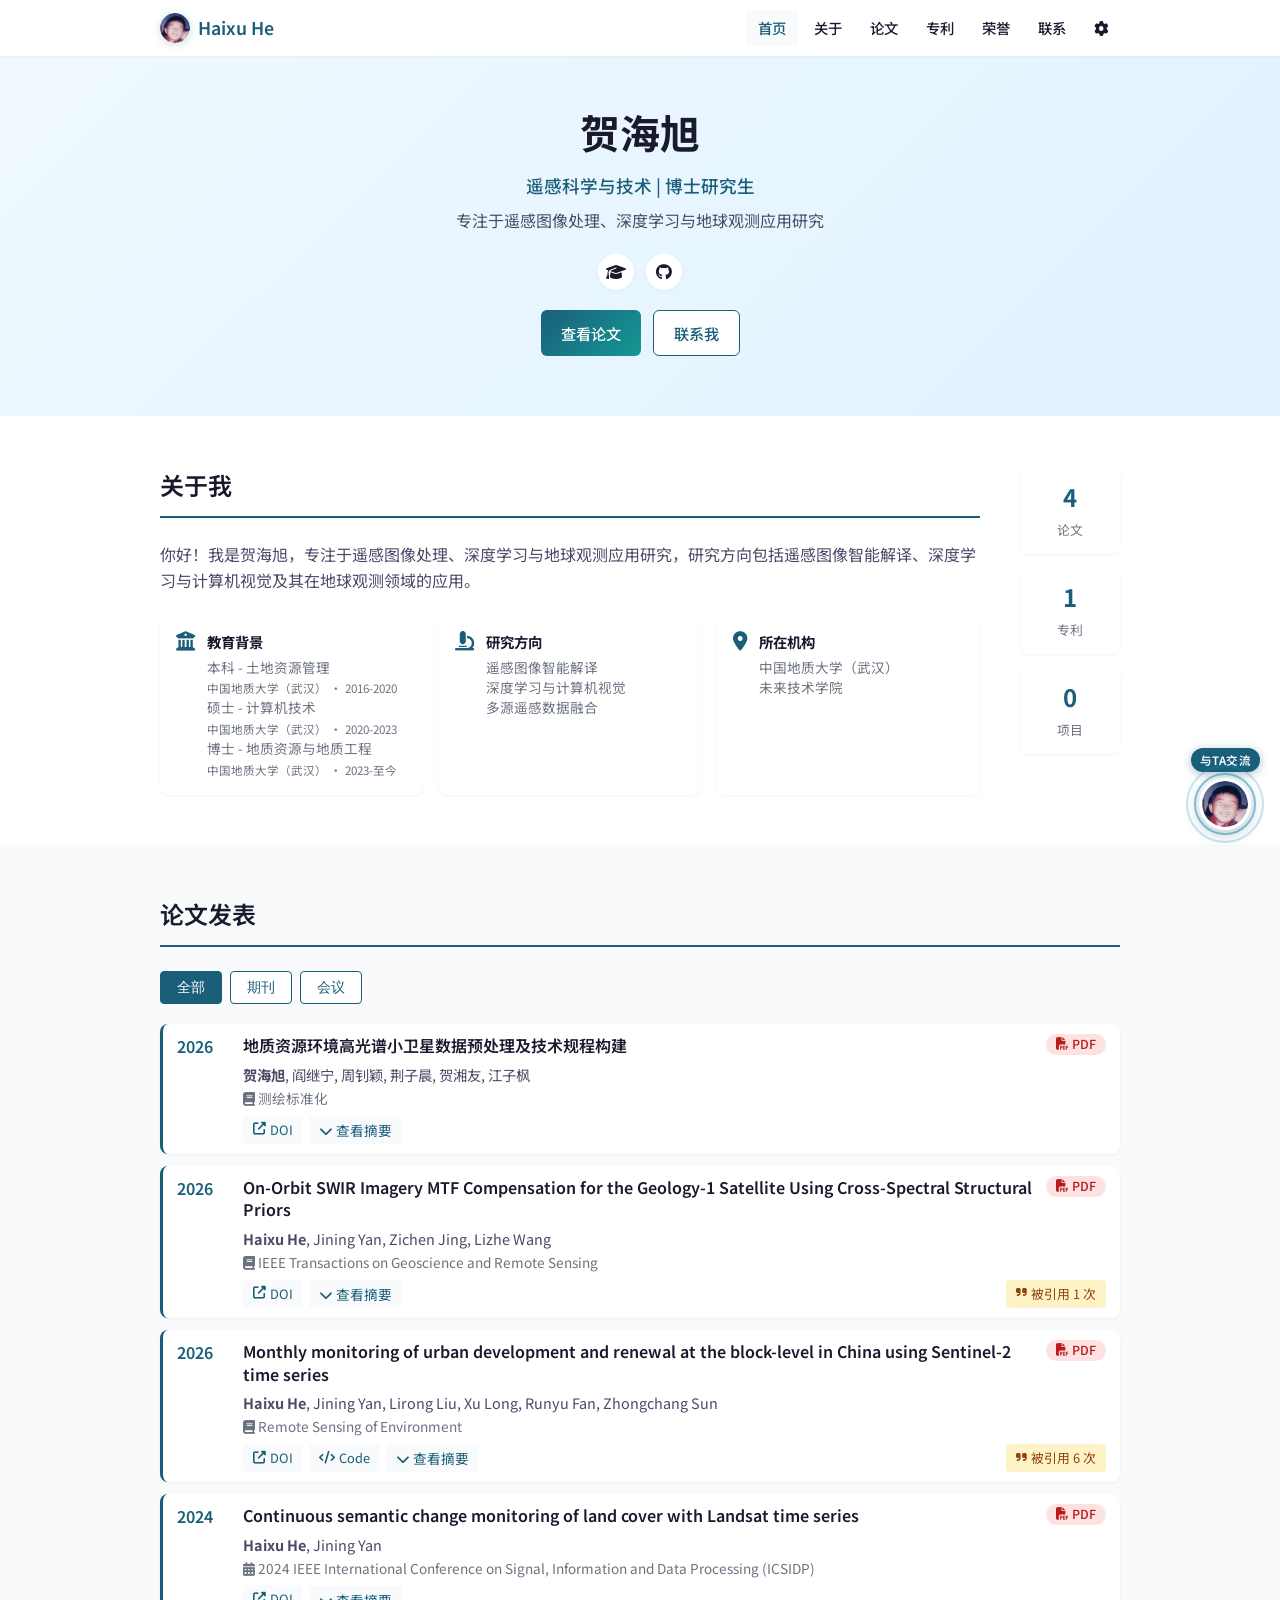
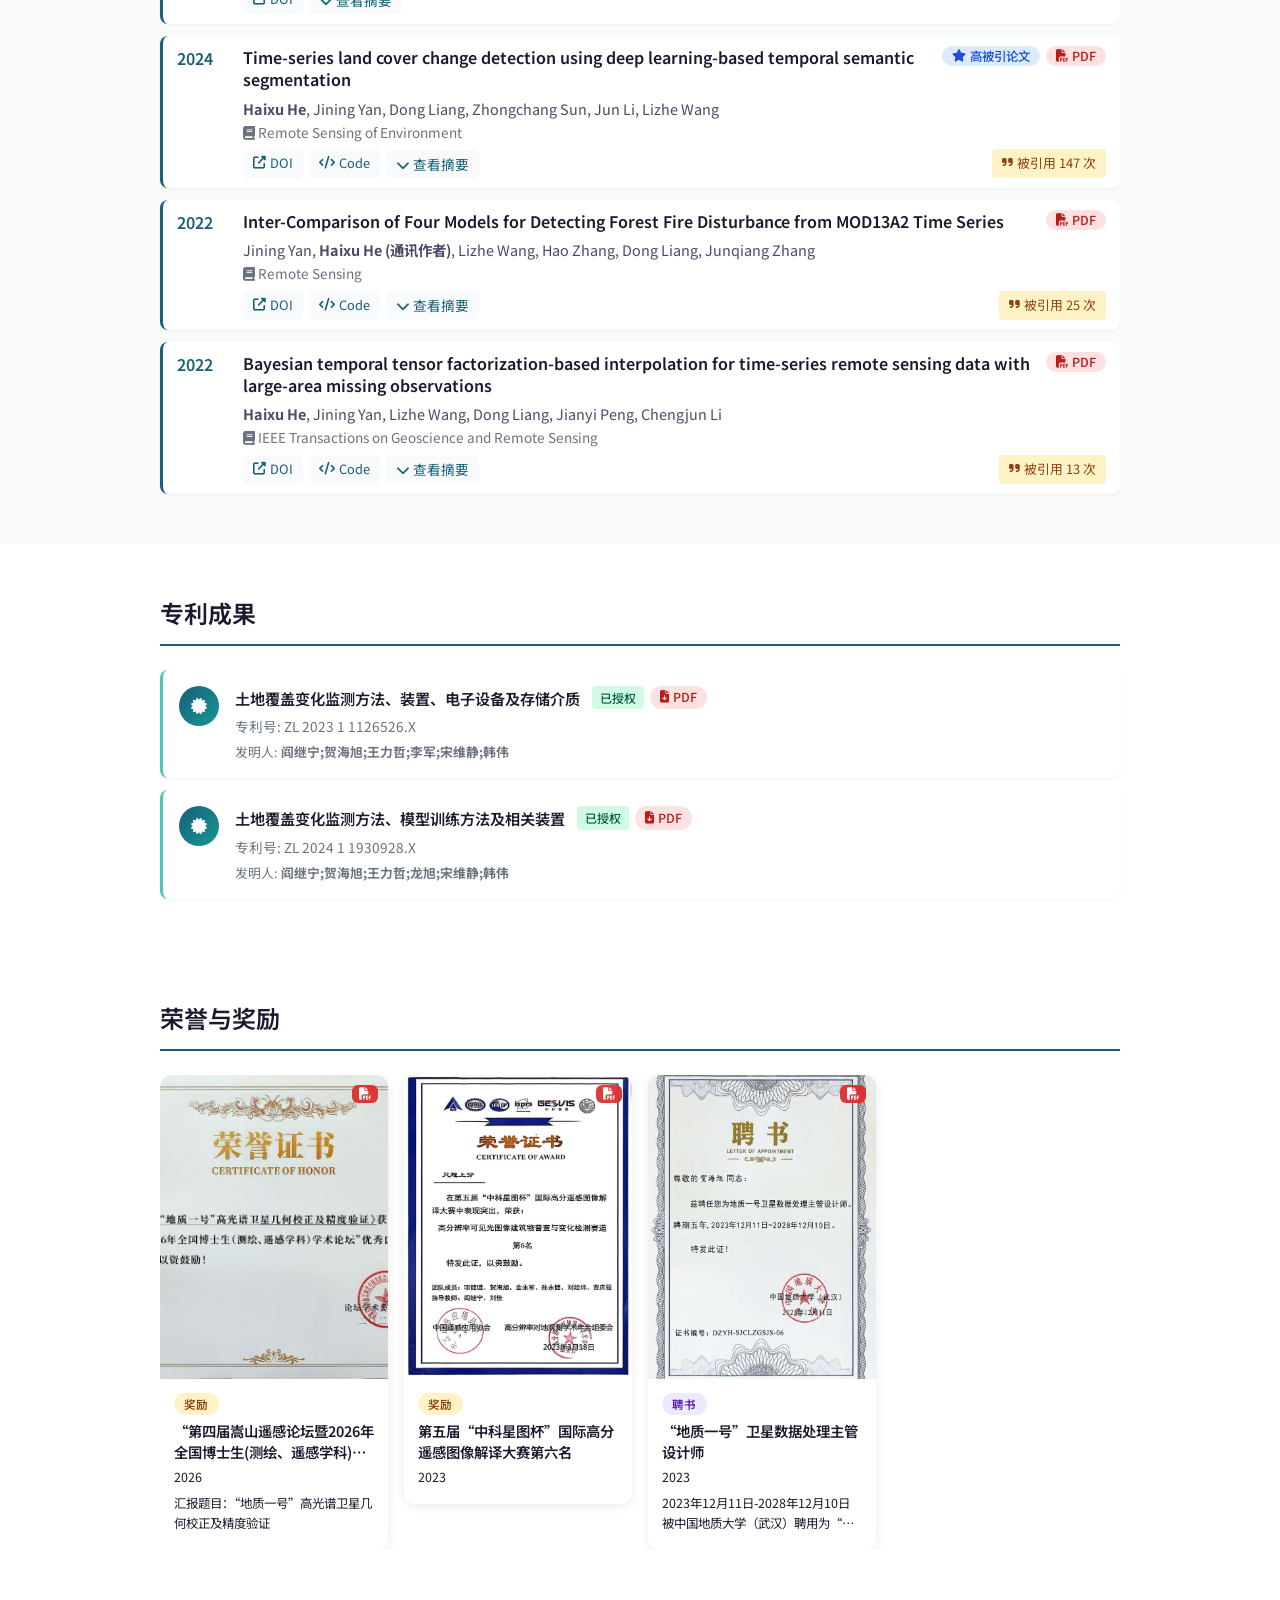
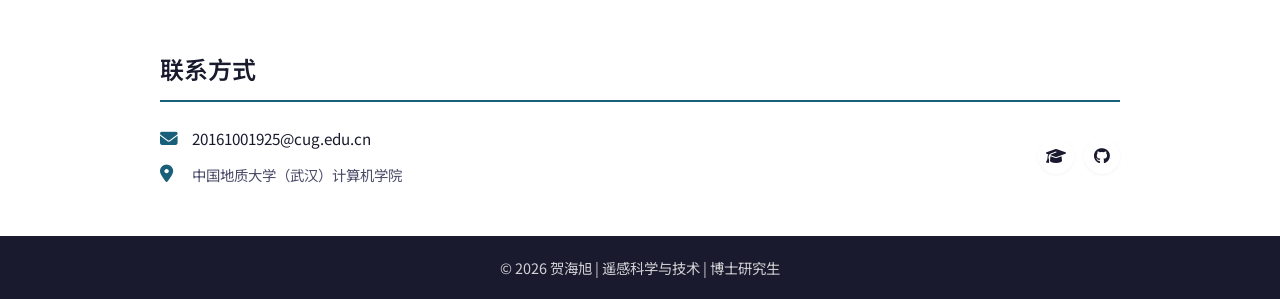
<file: index.html>
<!DOCTYPE html>
<html lang="zh-CN">
<head>
    <meta charset="UTF-8">
    <meta name="viewport" content="width=device-width, initial-scale=1.0">
    <meta name="description" id="metaDescription" content="遥感博士个人主页 - 研究领域、论文发表、专利与项目介绍">
    <title id="siteTitle">贺海旭 | 遥感博士</title>
    <link rel="icon" type="image/svg+xml" href="favicon.svg">
    <link rel="stylesheet" href="style.css">
    <link href="https://fonts.googleapis.com/css2?family=Noto+Sans+SC:wght@300;400;500;700&family=Roboto:wght@300;400;500;700&display=swap" rel="stylesheet">
    <link rel="stylesheet" href="https://cdnjs.cloudflare.com/ajax/libs/font-awesome/6.4.0/css/all.min.css">
</head>
<body>
    <nav class="navbar" id="navbar">
        <div class="nav-container">
            <a href="#home" class="nav-logo">
                <img src="img/avatar/hhx.png" alt="贺海旭" class="nav-logo-avatar">
                <span id="navName">Haixu He</span>
            </a>
            <button class="nav-toggle" id="nav-toggle" aria-label="菜单">
                <i class="fas fa-bars"></i>
            </button>
            <ul class="nav-menu" id="nav-menu">
                <li><a href="#home" class="nav-link active">首页</a></li>
                <li><a href="#about" class="nav-link">关于</a></li>
                <li><a href="#publications" class="nav-link">论文</a></li>
                <li><a href="#patents" class="nav-link" id="navPatents">专利</a></li>
                <li><a href="#projects" class="nav-link" id="navProjects">项目</a></li>
                <li><a href="#honors" class="nav-link" id="navHonors">荣誉</a></li>
                <li><a href="#contact" class="nav-link">联系</a></li>
                <li><a href="admin.html" class="nav-link admin-link" title="管理后台"><i class="fas fa-cog"></i></a></li>
            </ul>
        </div>
    </nav>

    <section id="home" class="hero">
        <div class="hero-content">
            <h1 class="hero-title" id="heroName">贺海旭</h1>
            <p class="hero-subtitle" id="heroTitle">遥感科学与技术 | 博士研究生</p>
            <p class="hero-description" id="heroDescription">专注于遥感图像处理、深度学习与地球观测应用研究</p>
            <div class="hero-social" id="heroSocial">
                <a href="#" class="social-link" title="Google Scholar" id="linkGoogleScholar"><i class="fas fa-graduation-cap"></i></a>
                <a href="#" class="social-link" title="GitHub" id="linkGithub"><i class="fab fa-github"></i></a>
            </div>
            <div class="hero-buttons">
                <a href="#publications" class="btn btn-primary">查看论文</a>
                <a href="#contact" class="btn btn-secondary">联系我</a>
            </div>
        </div>
    </section>

    <section id="about" class="section about-section">
        <div class="container">
            <div class="about-compact">
                <div class="about-main">
                    <h2 class="section-title">关于我</h2>
                    <p class="about-intro" id="aboutIntro">你好！我是何海旭，一名遥感科学与技术专业的博士研究生。研究方向包括遥感图像处理、深度学习、计算机视觉及其在地球观测领域的应用。</p>
                    <div class="about-info-grid">
                        <div class="info-item">
                            <i class="fas fa-university"></i>
                            <div>
                                <h4>教育背景</h4>
                                <p id="educationInfo">博士 - 遥感科学与技术<br>硕士 - 摄影测量与遥感<br>学士 - 遥感科学与技术</p>
                            </div>
                        </div>
                        <div class="info-item">
                            <i class="fas fa-microscope"></i>
                            <div>
                                <h4>研究方向</h4>
                                <p id="researchInfo">遥感图像智能解译<br>深度学习与计算机视觉<br>多源遥感数据融合</p>
                            </div>
                        </div>
                        <div class="info-item">
                            <i class="fas fa-map-marker-alt"></i>
                            <div>
                                <h4>所在机构</h4>
                                <p id="institutionInfo">XX大学 遥感信息工程学院<br>XX重点实验室</p>
                            </div>
                        </div>
                    </div>
                </div>
                <div class="about-stats">
                    <div class="stat-item">
                        <span class="stat-number" data-target="15" id="statPubs">0</span>
                        <span class="stat-label">论文</span>
                    </div>
                    <div class="stat-item">
                        <span class="stat-number" data-target="8" id="statPatents">0</span>
                        <span class="stat-label">专利</span>
                    </div>
                    <div class="stat-item">
                        <span class="stat-number" data-target="10" id="statProjects">0</span>
                        <span class="stat-label">项目</span>
                    </div>
                </div>
            </div>
        </div>
    </section>

    <section id="publications" class="section publications-section">
        <div class="container">
            <h2 class="section-title">论文发表</h2>
            <div class="publications-filter">
                <button class="filter-btn active" data-filter="all">全部</button>
                <button class="filter-btn" data-filter="journal">期刊</button>
                <button class="filter-btn" data-filter="conference">会议</button>
            </div>
            <div class="publications-list" id="publicationsList"></div>
        </div>
    </section>

    <section id="patents" class="section patents-section" style="display: none;">
        <div class="container">
            <h2 class="section-title">专利成果</h2>
            <div class="patents-list" id="patentsList"></div>
        </div>
    </section>

    <section id="projects" class="section projects-section" style="display: none;">
        <div class="container">
            <h2 class="section-title">项目经历</h2>
            <div class="projects-list" id="projectsList"></div>
        </div>
    </section>

    <section id="honors" class="section honors-section" style="display: none;">
        <div class="container">
            <h2 class="section-title">荣誉与奖励</h2>
            <div class="honors-carousel-wrap">
                <button class="honors-nav-btn honors-prev" id="honorsPrev" aria-label="上一项">
                    <i class="fas fa-chevron-left"></i>
                </button>
                <div class="honors-carousel-viewport" id="honorsViewport">
                    <div class="honors-carousel-track" id="honorsTrack"></div>
                </div>
                <button class="honors-nav-btn honors-next" id="honorsNext" aria-label="下一项">
                    <i class="fas fa-chevron-right"></i>
                </button>
            </div>
            <div class="honors-dots" id="honorsDots"></div>
        </div>
    </section>

    <!-- Honors Lightbox -->
    <div class="honors-lightbox" id="honorsLightbox" role="dialog" aria-modal="true" aria-label="查看荣誉证书">
        <div class="honors-lightbox-backdrop" id="honorsLightboxBackdrop"></div>
        <div class="honors-lightbox-content">
            <div class="honors-lightbox-header">
                <span class="honors-lightbox-title" id="honorsLightboxTitle"></span>
                <div class="honors-lightbox-actions">
                    <a class="honors-lightbox-download" id="honorsLightboxDownload" href="#" download title="下载PDF">
                        <i class="fas fa-download"></i>
                    </a>
                    <button class="honors-lightbox-close" id="honorsLightboxClose" title="关闭">
                        <i class="fas fa-times"></i>
                    </button>
                </div>
            </div>
            <div class="honors-lightbox-body" id="honorsLightboxBody"></div>
        </div>
    </div>

    <section id="contact" class="section contact-section">
        <div class="container">
            <h2 class="section-title">联系方式</h2>
            <div class="contact-compact">
                <div class="contact-info">
                    <a href="mailto:haixuhe@example.com" class="contact-link" id="contactEmail">
                        <i class="fas fa-envelope"></i>
                        <span>haixuhe@example.com</span>
                    </a>
                    <div class="contact-address" id="contactAddress">
                        <i class="fas fa-map-marker-alt"></i>
                        <span>XX省XX市XX区XX路XX号<br>XX大学 遥感信息工程学院</span>
                    </div>
                </div>
                <div class="contact-social">
                    <a href="#" class="social-link" id="contactGoogleScholar" title="Google Scholar"><i class="fas fa-graduation-cap"></i></a>
                    <a href="#" class="social-link" id="contactGithub" title="GitHub"><i class="fab fa-github"></i></a>
                </div>
            </div>
        </div>
    </section>

    <footer class="footer">
        <div class="container">
            <p class="footer-text" id="footerText">&copy; 2024 何海旭 | 遥感科学与技术</p>
        </div>
    </footer>

    <button class="back-to-top" id="backToTop" aria-label="返回顶部">
        <i class="fas fa-arrow-up"></i>
    </button>

    <!-- AI Overlay (click to close) -->
    <div class="ai-overlay" id="aiOverlay"></div>

    <!-- AI Chat Assistant -->
    <div class="ai-chat-btn-wrap" id="aiChatBtnWrap">
        <span class="ai-chat-label">与TA交流</span>
        <button class="ai-chat-btn" id="aiChatBtn" aria-label="打开AI助手">
            <img src="img/avatar/hhx.png" alt="贺海旭" onerror="this.style.display='none';this.parentElement.innerHTML='&lt;i class=&quot;fas fa-robot&quot;&gt;&lt;/i&gt;';">
        </button>
    </div>

    <div class="ai-chat-panel" id="aiChatPanel" role="dialog" aria-label="AI助手">
        <div class="ai-chat-header">
            <div class="ai-chat-title">
                <div class="ai-title-avatar-wrap">
                    <img class="ai-title-avatar" src="img/avatar/hhx.png" alt="贺海旭" onerror="this.style.display='none'">
                </div>
                <span id="aiChatTitleText">贺海旭</span>
            </div>
            <div class="ai-header-actions">
                <button class="ai-icon-btn" id="aiClearBtn" title="清空对话">
                    <i class="fas fa-eraser"></i>
                </button>
                <button class="ai-icon-btn" id="aiCloseBtn" title="关闭">
                    <i class="fas fa-times"></i>
                </button>
            </div>
        </div>

        <div class="ai-chat-messages" id="aiChatMessages">
            <div class="ai-chat-msg ai-msg">
                <div class="ai-avatar"><img src="img/avatar/hhx.png" alt="贺海旭" onerror="this.parentElement.innerHTML='&lt;i class=&quot;fas fa-robot&quot;&gt;&lt;/i&gt;';"></div>
                <div class="ai-bubble">你好！我是贺海旭，很高兴认识你！你可以问我关于我的研究方向、发表论文、教育背景等任何问题。</div>
            </div>
            <div class="ai-prompt-list" id="aiPromptList" aria-label="常用 Prompt"></div>
        </div>

        <div class="ai-chat-input-area">
            <textarea id="aiChatInput" placeholder="输入问题，Enter 发送…" rows="1"></textarea>
            <button class="ai-send-btn" id="aiSendBtn" title="发送">
                <i class="fas fa-paper-plane"></i>
            </button>
        </div>
    </div>

    <script src="script.js"></script>
    <script src="ai-chat.js"></script>
</body>
</html>
</file>
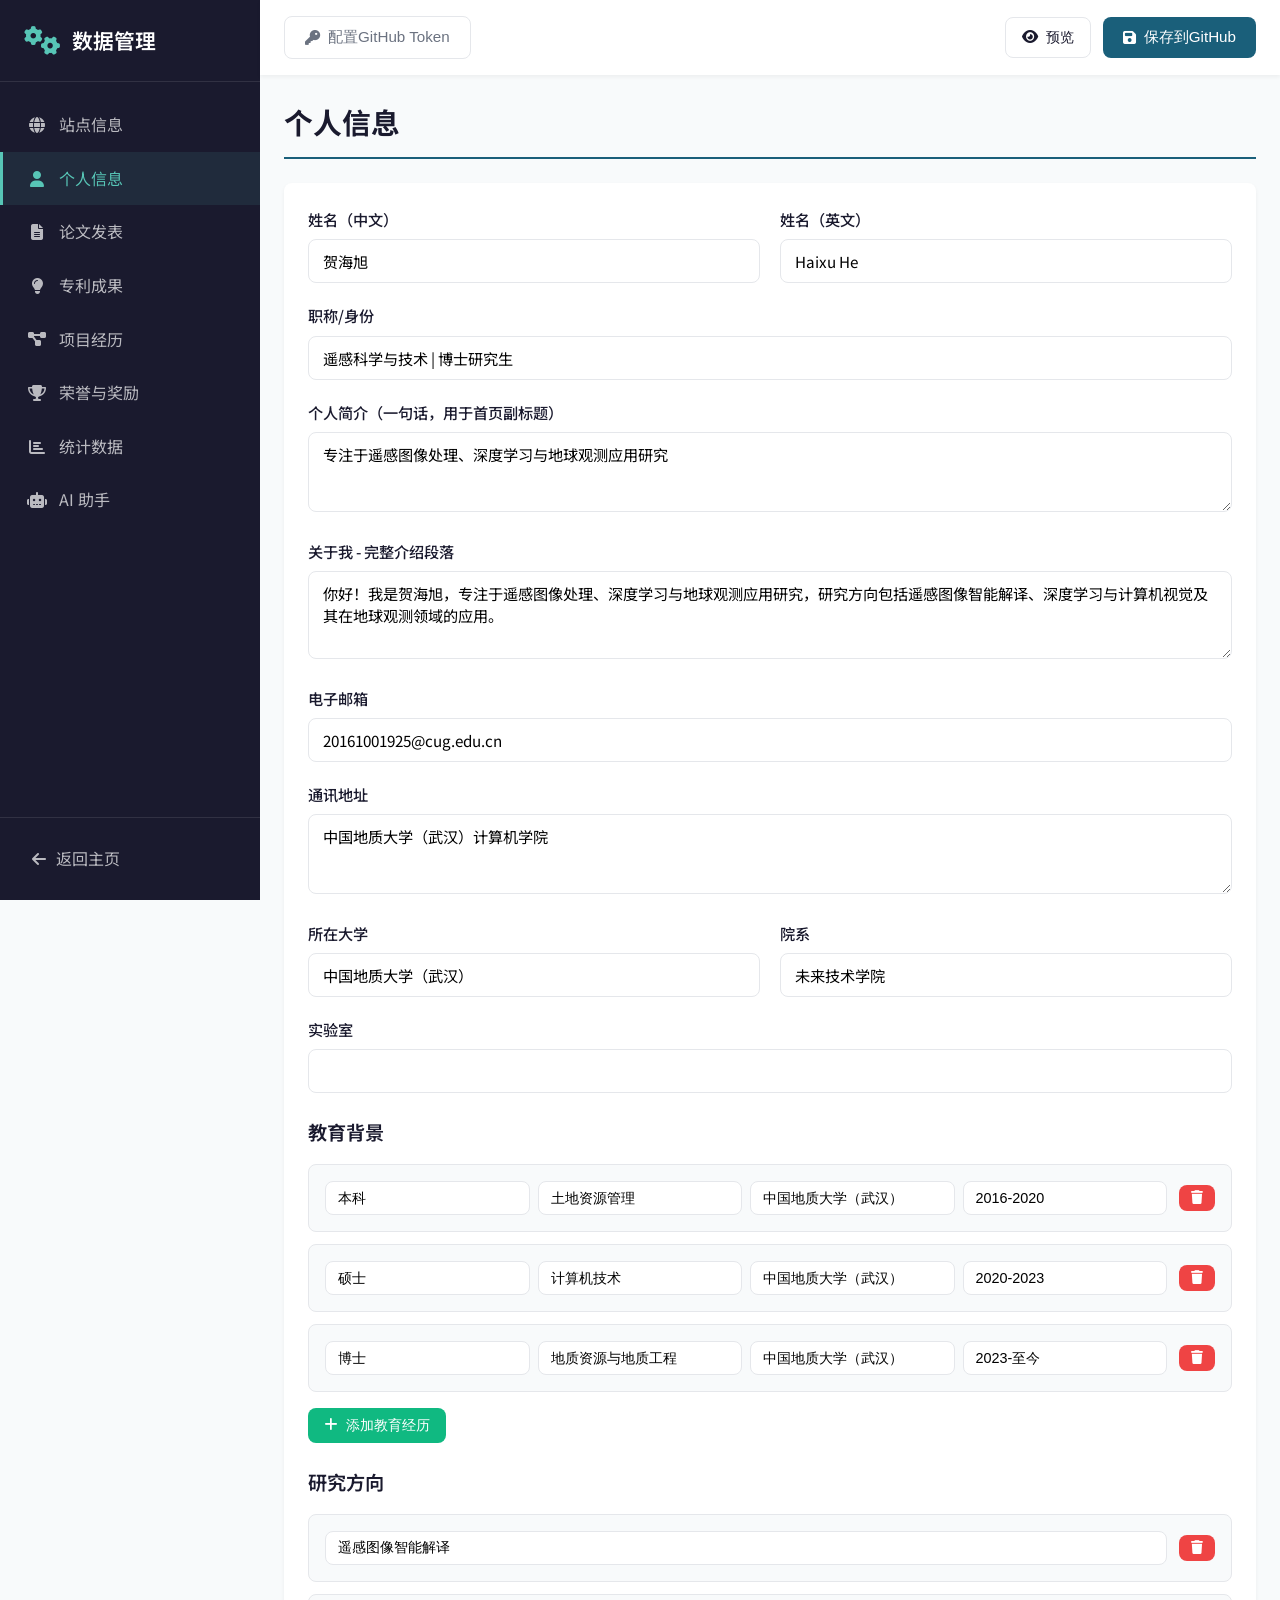
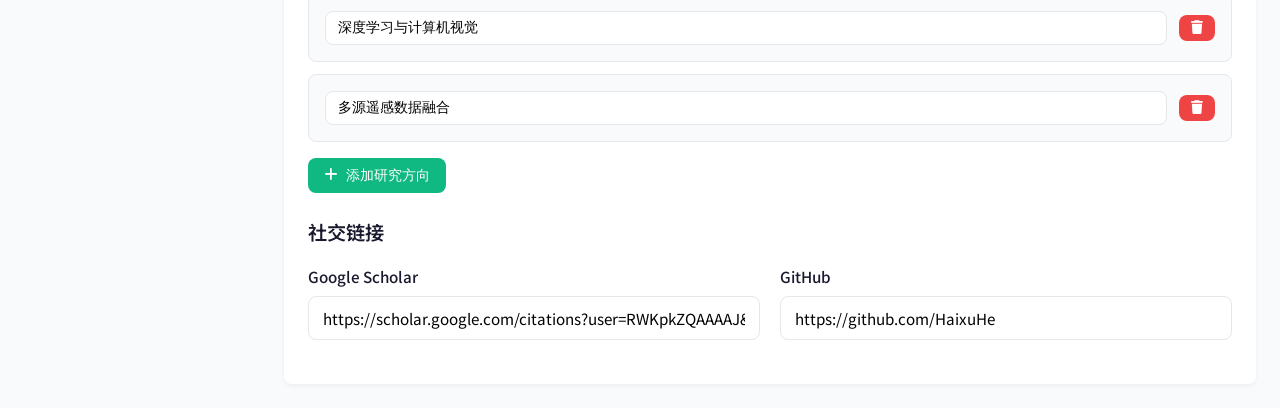
<file: admin.html>
<!DOCTYPE html>
<html lang="zh-CN">
<head>
    <meta charset="UTF-8">
    <meta name="viewport" content="width=device-width, initial-scale=1.0">
    <title>数据管理 - 个人主页后台</title>
    <link rel="icon" type="image/svg+xml" href="favicon.svg">
    <link rel="stylesheet" href="admin-style.css">
    <link href="https://fonts.googleapis.com/css2?family=Noto+Sans+SC:wght@300;400;500;700&display=swap" rel="stylesheet">
    <link rel="stylesheet" href="https://cdnjs.cloudflare.com/ajax/libs/font-awesome/6.4.0/css/all.min.css">
</head>
<body>
    <div class="admin-container">
        <aside class="sidebar">
            <div class="sidebar-header">
                <i class="fas fa-cogs"></i>
                <h2>数据管理</h2>
            </div>
            <nav class="sidebar-nav">
                <a href="#site" class="nav-item" data-section="site">
                    <i class="fas fa-globe"></i>
                    <span>站点信息</span>
                </a>
                <a href="#profile" class="nav-item active" data-section="profile">
                    <i class="fas fa-user"></i>
                    <span>个人信息</span>
                </a>
                <a href="#publications" class="nav-item" data-section="publications">
                    <i class="fas fa-file-alt"></i>
                    <span>论文发表</span>
                </a>
                <a href="#patents" class="nav-item" data-section="patents">
                    <i class="fas fa-lightbulb"></i>
                    <span>专利成果</span>
                </a>
                <a href="#projects" class="nav-item" data-section="projects">
                    <i class="fas fa-project-diagram"></i>
                    <span>项目经历</span>
                </a>
                <a href="#honors" class="nav-item" data-section="honors">
                    <i class="fas fa-trophy"></i>
                    <span>荣誉与奖励</span>
                </a>
                <a href="#stats" class="nav-item" data-section="stats">
                    <i class="fas fa-chart-bar"></i>
                    <span>统计数据</span>
                </a>
                <a href="#ai" class="nav-item" data-section="ai">
                    <i class="fas fa-robot"></i>
                    <span>AI 助手</span>
                </a>
            </nav>
            <div class="sidebar-footer">
                <a href="index.html" class="back-link">
                    <i class="fas fa-arrow-left"></i>
                    <span>返回主页</span>
                </a>
            </div>
        </aside>

        <main class="main-content">
            <div class="top-bar">
                <div class="github-config">
                    <button class="btn btn-config" id="configBtn">
                        <i class="fas fa-key"></i>
                        配置GitHub Token
                    </button>
                </div>
                <div class="actions">
                    <button class="btn btn-secondary" id="previewBtn">
                        <i class="fas fa-eye"></i>
                        预览
                    </button>
                    <button class="btn btn-primary" id="saveBtn">
                        <i class="fas fa-save"></i>
                        保存到GitHub
                    </button>
                </div>
            </div>

            <div class="content-area">
                <section id="site" class="section">
                    <h2 class="section-title">站点信息</h2>
                    <form id="siteForm" class="form">
                        <div class="form-group">
                            <label for="siteTitle">网页标题（浏览器标签页）</label>
                            <input type="text" id="siteTitle" name="siteTitle" placeholder="贺海旭 | 遥感博士">
                        </div>
                        <div class="form-group">
                            <label for="siteDescription">SEO 描述（meta description）</label>
                            <textarea id="siteDescription" name="siteDescription" rows="2" placeholder="遥感博士个人主页 - 研究领域、论文发表、专利与项目介绍"></textarea>
                        </div>
                    </form>
                </section>

                <section id="profile" class="section active">
                    <h2 class="section-title">个人信息</h2>
                    <form id="profileForm" class="form">
                        <div class="form-row">
                            <div class="form-group">
                                <label for="name">姓名（中文）</label>
                                <input type="text" id="name" name="name" required>
                            </div>
                            <div class="form-group">
                                <label for="nameEn">姓名（英文）</label>
                                <input type="text" id="nameEn" name="nameEn" required>
                            </div>
                        </div>
                        <div class="form-group">
                            <label for="title">职称/身份</label>
                            <input type="text" id="title" name="title" required>
                        </div>
                        <div class="form-group">
                            <label for="description">个人简介（一句话，用于首页副标题）</label>
                            <textarea id="description" name="description" rows="2"></textarea>
                        </div>
                        <div class="form-group">
                            <label for="aboutIntroField">关于我 - 完整介绍段落</label>
                            <textarea id="aboutIntroField" name="aboutIntro" rows="3" placeholder="你好！我是贺海旭，专注于..."></textarea>
                        </div>
                        <div class="form-group">
                            <label for="email">电子邮箱</label>
                            <input type="email" id="email" name="email">
                        </div>
                        <div class="form-group">
                            <label for="address">通讯地址</label>
                            <textarea id="address" name="address" rows="2"></textarea>
                        </div>
                        <div class="form-row">
                            <div class="form-group">
                                <label for="university">所在大学</label>
                                <input type="text" id="university" name="university">
                            </div>
                            <div class="form-group">
                                <label for="department">院系</label>
                                <input type="text" id="department" name="department">
                            </div>
                        </div>
                        <div class="form-group">
                            <label for="lab">实验室</label>
                            <input type="text" id="lab" name="lab">
                        </div>
                        <h3 class="subsection-title">教育背景</h3>
                        <div id="educationList" class="dynamic-list"></div>
                        <button type="button" class="btn btn-add" onclick="addEducation()">
                            <i class="fas fa-plus"></i> 添加教育经历
                        </button>
                        <h3 class="subsection-title">研究方向</h3>
                        <div id="researchList" class="dynamic-list"></div>
                        <button type="button" class="btn btn-add" onclick="addResearch()">
                            <i class="fas fa-plus"></i> 添加研究方向
                        </button>
                        <h3 class="subsection-title">社交链接</h3>
                        <div class="form-row">
                            <div class="form-group">
                                <label for="googleScholar">Google Scholar</label>
                                <input type="url" id="googleScholar" name="googleScholar">
                            </div>
                            <div class="form-group">
                                <label for="github">GitHub</label>
                                <input type="url" id="github" name="github">
                            </div>
                        </div>
                    </form>
                </section>

                <section id="publications" class="section">
                    <h2 class="section-title">论文发表</h2>
                    <div class="section-actions">
                        <button class="btn btn-add" onclick="addPublication()">
                            <i class="fas fa-plus"></i> 添加论文
                        </button>
                        <button class="btn btn-secondary" onclick="updateCitations()">
                            <i class="fas fa-sync-alt"></i> 更新引用量
                        </button>
                    </div>
                    <div class="alert alert-info" style="margin-bottom: 16px; font-size: 0.88rem;">
                        <i class="fas fa-info-circle"></i>
                        <div>
                            <p><strong>引用量更新说明：</strong>优先使用 <strong>Semantic Scholar API</strong>，未找到时自动回退到 OpenAlex。</p>
                            <p>需在 GitHub → 仓库 Settings → Secrets and variables → Actions 中新建 Secret：<code style="background:#e8f0fe;padding:1px 5px;border-radius:3px;">S2_API_KEY</code>，值为您的 Semantic Scholar API Key。</p>
                        </div>
                    </div>
                    <div id="publicationsList" class="items-list"></div>
                </section>

                <section id="patents" class="section">
                    <h2 class="section-title">专利成果</h2>
                    <div class="section-actions">
                        <button class="btn btn-add" onclick="addPatent()">
                            <i class="fas fa-plus"></i> 添加专利
                        </button>
                    </div>
                    <div id="patentsList" class="items-list"></div>
                </section>

                <section id="projects" class="section">
                    <h2 class="section-title">项目经历</h2>
                    <div class="section-actions">
                        <button class="btn btn-add" onclick="addProject()">
                            <i class="fas fa-plus"></i> 添加项目
                        </button>
                    </div>
                    <div id="projectsList" class="items-list"></div>
                </section>

                <section id="honors" class="section">
                    <h2 class="section-title">荣誉与奖励</h2>
                    <div class="section-actions">
                        <button class="btn btn-add" onclick="addHonor()">
                            <i class="fas fa-plus"></i> 添加荣誉
                        </button>
                    </div>
                    <div class="alert alert-info" style="margin-bottom: 16px; font-size: 0.88rem;">
                        <i class="fas fa-info-circle"></i>
                        <div>
                            <p>**上传说明：** 可上传 PDF（比赛证书、荣誉证书等）和缩略图和（封面截图）。轮播图会展示缩略图，点击后可在弹框中阅读完整 PDF。</p>
                        </div>
                    </div>
                    <div id="honorsList" class="items-list"></div>
                </section>

                <section id="stats" class="section">
                    <h2 class="section-title">统计数据</h2>
                    <div class="alert alert-info" style="margin-bottom: 20px;">
                        <i class="fas fa-info-circle"></i>
                        <div>
                            <p><strong>自动统计说明：</strong></p>
                            <p>• 发表论文数、授权专利数、参与项目数会根据实际数据自动计算</p>
                        </div>
                    </div>
                    <form id="statsForm" class="form">
                        <div class="form-row">
                            <div class="form-group">
                                <label>发表论文数</label>
                                <input type="text" id="pubCountDisplay" disabled style="background: #f3f4f6; cursor: not-allowed;">
                                <small style="color: #6b7280; font-size: 0.85rem; margin-top: 4px; display: block;">自动统计</small>
                            </div>
                            <div class="form-group">
                                <label>授权专利数</label>
                                <input type="text" id="patentCountDisplay" disabled style="background: #f3f4f6; cursor: not-allowed;">
                                <small style="color: #6b7280; font-size: 0.85rem; margin-top: 4px; display: block;">自动统计</small>
                            </div>
                        </div>
                        <div class="form-row">
                            <div class="form-group">
                                <label>参与项目数</label>
                                <input type="text" id="projectCountDisplay" disabled style="background: #f3f4f6; cursor: not-allowed;">
                                <small style="color: #6b7280; font-size: 0.85rem; margin-top: 4px; display: block;">自动统计</small>
                            </div>
                        </div>
                    </form>
                </section>

                <section id="ai" class="section">
                    <h2 class="section-title">AI 助手设置</h2>
                    <div class="alert alert-info" style="margin-bottom: 20px;">
                        <i class="fas fa-info-circle"></i>
                        <div>
                            <p><strong>安全提示：</strong> API Key 会存入 data.json 并随网站公开。请确保此 Key 仅用于本站，建议在硅基流动后台设置费用限额和 IP 白名单。</p>
                            <p>所有访客共享此密钥，模型固定为 <strong>DeepSeek-V3.2 (Pro)</strong>，并已关闭深度思考模式。</p>
                        </div>
                    </div>
                    <form id="aiForm" class="form">
                        <div class="form-group">
                            <label for="aiApiKey">硅基流动 API Key</label>
                            <input type="password" id="aiApiKey" name="aiApiKey" placeholder="sk-..."
                                   style="font-family: monospace;">
                        </div>
                        <div class="form-group">
                            <label for="aiPrompt1">默认 Prompt 1</label>
                            <textarea id="aiPrompt1" name="aiPrompt1" rows="2" placeholder="例如：请先用第一人称简单介绍一下你自己和目前的研究方向。"></textarea>
                        </div>
                        <div class="form-group">
                            <label for="aiPrompt2">默认 Prompt 2</label>
                            <textarea id="aiPrompt2" name="aiPrompt2" rows="2" placeholder="例如：你最有代表性的论文有哪些？分别解决了什么问题？"></textarea>
                        </div>
                        <div class="form-group">
                            <label for="aiPrompt3">默认 Prompt 3</label>
                            <textarea id="aiPrompt3" name="aiPrompt3" rows="2" placeholder="例如：如果我想进一步交流或合作，应该如何联系你？"></textarea>
                            <small style="color: #6b7280; font-size: 0.85rem; margin-top: 4px; display: block;">
                                这 3 条会显示在前台聊天框里，用户点击后会自动填入输入框；留空则回退为内置默认值。
                            </small>
                        </div>
                        <div class="form-group">
                            <label for="aiSystemPrompt">自定义系统提示词（可选）</label>
                            <textarea id="aiSystemPrompt" name="aiSystemPrompt" rows="10"
                                      placeholder="留空则使用默认提示词（自动将 data.json 全部数据包含为上下文）。
填写后将完全替换默认提示词，可自行决定是否在提示词中引用 data.json 的内容。"></textarea>
                            <small style="color: #6b7280; font-size: 0.85rem; margin-top: 4px; display: block;">
                                留空 = 自动生成（贺海旭主页助手 + 全部 data.json 数据）；填写后 = 完全自定义
                            </small>
                        </div>
                    </form>
                </section>
            </div>
        </main>
    </div>

    <div id="configModal" class="modal">
        <div class="modal-content">
            <div class="modal-header">
                <h3>配置GitHub Token</h3>
                <button class="modal-close" onclick="closeModal('configModal')">
                    <i class="fas fa-times"></i>
                </button>
            </div>
            <div class="modal-body">
                <div class="alert alert-info">
                    <i class="fas fa-info-circle"></i>
                    <div>
                        <p><strong>如何获取GitHub Token：</strong></p>
                        <ol>
                            <li>访问 GitHub Settings → Developer settings → Personal access tokens → Tokens (classic)</li>
                            <li>点击 "Generate new token (classic)"</li>
                            <li>勾选 <strong>repo</strong> 权限（必须勾选此项）</li>
                            <li>生成并复制Token</li>
                        </ol>
                    </div>
                </div>
                <div class="form-group">
                    <label for="githubToken">GitHub Personal Access Token *</label>
                    <input type="password" id="githubToken" placeholder="ghp_xxxxxxxxxxxx" required>
                </div>
                <div class="form-group">
                    <label for="githubRepo">仓库名称 *</label>
                    <input type="text" id="githubRepo" placeholder="HaixuHe.github.io 或 用户名/仓库名" value="HaixuHe.github.io" required>
                    <small style="color: #6b7280; font-size: 0.85rem; margin-top: 4px; display: block;">
                        可以只输入仓库名（如 HaixuHe.github.io），系统会自动获取你的用户名<br>
                        或输入完整格式：用户名/仓库名（如 HaixuHe/HaixuHe.github.io）
                    </small>
                </div>
                <div class="form-group">
                    <label for="githubBranch">分支 *</label>
                    <input type="text" id="githubBranch" placeholder="main" value="main" required>
                </div>
            </div>
            <div class="modal-footer">
                <button class="btn btn-secondary" onclick="closeModal('configModal')">取消</button>
                <button class="btn btn-secondary" onclick="testConnection()">
                    <i class="fas fa-plug"></i> 测试连接
                </button>
                <button class="btn btn-primary" onclick="saveConfig()">保存配置</button>
            </div>
        </div>
    </div>

    <div id="previewModal" class="modal">
        <div class="modal-content modal-large">
            <div class="modal-header">
                <h3>数据预览</h3>
                <button class="modal-close" onclick="closeModal('previewModal')">
                    <i class="fas fa-times"></i>
                </button>
            </div>
            <div class="modal-body">
                <pre id="previewContent"></pre>
            </div>
            <div class="modal-footer">
                <button class="btn btn-secondary" onclick="closeModal('previewModal')">关闭</button>
                <button class="btn btn-primary" onclick="copyToClipboard()">
                    <i class="fas fa-copy"></i> 复制到剪贴板
                </button>
            </div>
        </div>
    </div>

    <div id="loadingOverlay" class="loading-overlay">
        <div class="loading-spinner">
            <i class="fas fa-spinner fa-spin"></i>
            <p>正在保存...</p>
        </div>
    </div>

    <div id="toast" class="toast"></div>

    <script src="admin-script.js"></script>
</body>
</html>
</file>
<file: style.css>
:root {
    --primary-color: #1a5f7a;
    --primary-dark: #134b61;
    --primary-light: #2d8eb0;
    --secondary-color: #57c5b6;
    --accent-color: #159895;
    --text-dark: #1a1a2e;
    --text-light: #4a4a68;
    --text-muted: #6b7280;
    --bg-light: #f8fafb;
    --bg-white: #ffffff;
    --bg-gradient: linear-gradient(135deg, #1a5f7a 0%, #159895 100%);
    --shadow-sm: 0 1px 3px rgba(0, 0, 0, 0.05);
    --shadow-md: 0 2px 8px rgba(0, 0, 0, 0.08);
    --shadow-lg: 0 4px 16px rgba(0, 0, 0, 0.1);
    --border-radius: 8px;
    --transition: all 0.2s ease;
}

* {
    margin: 0;
    padding: 0;
    box-sizing: border-box;
}

html {
    scroll-behavior: smooth;
}

body {
    font-family: 'Noto Sans SC', 'Roboto', -apple-system, BlinkMacSystemFont, sans-serif;
    line-height: 1.6;
    color: var(--text-dark);
    background-color: var(--bg-white);
    overflow-x: hidden;
}

.container {
    max-width: 1000px;
    margin: 0 auto;
    padding: 0 20px;
}

/* Navbar */
.navbar {
    position: fixed;
    top: 0;
    left: 0;
    right: 0;
    background: rgba(255, 255, 255, 0.98);
    box-shadow: var(--shadow-sm);
    z-index: 1000;
}

.nav-container {
    max-width: 1000px;
    margin: 0 auto;
    padding: 0 20px;
    display: flex;
    justify-content: space-between;
    align-items: center;
    height: 56px;
}

.nav-logo {
    display: flex;
    align-items: center;
    gap: 8px;
    font-size: 1.1rem;
    font-weight: 600;
    color: var(--primary-color);
    text-decoration: none;
}

.nav-logo i {
    font-size: 1.2rem;
}

.nav-logo-avatar {
    width: 30px;
    height: 30px;
    border-radius: 50%;
    object-fit: cover;
    display: block;
    box-shadow: 0 2px 8px rgba(26, 95, 122, 0.2);
}

.nav-menu {
    display: flex;
    list-style: none;
    gap: 4px;
}

.nav-link {
    display: block;
    padding: 6px 12px;
    color: var(--text-dark);
    text-decoration: none;
    font-weight: 500;
    font-size: 0.9rem;
    border-radius: 4px;
    transition: var(--transition);
}

.nav-link:hover,
.nav-link.active {
    color: var(--primary-color);
    background: var(--bg-light);
}

.nav-toggle {
    display: none;
    background: none;
    border: none;
    font-size: 1.2rem;
    color: var(--text-dark);
    cursor: pointer;
    padding: 8px;
}

/* Hero */
.hero {
    min-height: auto;
    padding: 100px 0 60px;
    display: flex;
    align-items: center;
    justify-content: center;
    background: linear-gradient(135deg, #f0f9ff 0%, #e0f2fe 100%);
}

.hero-content {
    text-align: center;
    padding: 0 20px;
}

.hero-title {
    font-size: 2.5rem;
    font-weight: 700;
    color: var(--text-dark);
    margin-bottom: 8px;
}

.hero-subtitle {
    font-size: 1.1rem;
    color: var(--primary-color);
    font-weight: 500;
    margin-bottom: 8px;
}

.hero-description {
    font-size: 1rem;
    color: var(--text-light);
    max-width: 500px;
    margin: 0 auto 20px;
}

.hero-social {
    display: flex;
    gap: 12px;
    justify-content: center;
    margin-bottom: 20px;
}

.social-link {
    width: 36px;
    height: 36px;
    border-radius: 50%;
    background: white;
    display: flex;
    align-items: center;
    justify-content: center;
    color: var(--text-dark);
    font-size: 1rem;
    text-decoration: none;
    transition: var(--transition);
    box-shadow: var(--shadow-sm);
}

.social-link:hover {
    background: var(--primary-color);
    color: white;
}

.hero-buttons {
    display: flex;
    gap: 12px;
    justify-content: center;
    flex-wrap: wrap;
}

.btn {
    display: inline-flex;
    align-items: center;
    gap: 6px;
    padding: 10px 20px;
    border-radius: 6px;
    font-size: 0.95rem;
    font-weight: 500;
    text-decoration: none;
    transition: var(--transition);
    cursor: pointer;
    border: none;
}

.btn-primary {
    background: var(--bg-gradient);
    color: white;
}

.btn-primary:hover {
    opacity: 0.9;
}

.btn-secondary {
    background: white;
    color: var(--primary-color);
    border: 1px solid var(--primary-color);
}

.btn-secondary:hover {
    background: var(--primary-color);
    color: white;
}

/* Section */
.section {
    padding: 50px 0;
}

.section:nth-child(even) {
    background: var(--bg-light);
}

.section-title {
    font-size: 1.5rem;
    font-weight: 600;
    color: var(--text-dark);
    margin-bottom: 24px;
    padding-bottom: 12px;
    border-bottom: 2px solid var(--primary-color);
}

/* About - Compact */
.about-compact {
    display: grid;
    grid-template-columns: 1fr auto;
    gap: 40px;
    align-items: start;
}

.about-intro {
    font-size: 1rem;
    color: var(--text-light);
    margin-bottom: 20px;
}

.about-info-grid {
    display: grid;
    grid-template-columns: repeat(3, 1fr);
    gap: 16px;
}

.info-item {
    display: flex;
    gap: 12px;
    padding: 16px;
    background: white;
    border-radius: var(--border-radius);
    box-shadow: var(--shadow-sm);
}

.info-item i {
    font-size: 1.2rem;
    color: var(--primary-color);
    flex-shrink: 0;
    margin-top: 2px;
}

.info-item h4 {
    font-size: 0.9rem;
    color: var(--text-dark);
    margin-bottom: 4px;
}

.info-item p {
    color: var(--text-muted);
    font-size: 0.85rem;
    line-height: 1.5;
}

.about-stats {
    display: flex;
    flex-direction: column;
    gap: 12px;
    min-width: 100px;
}

.stat-item {
    text-align: center;
    padding: 12px 16px;
    background: white;
    border-radius: var(--border-radius);
    box-shadow: var(--shadow-sm);
}

.stat-number {
    font-size: 1.5rem;
    font-weight: 700;
    color: var(--primary-color);
    display: block;
}

.stat-label {
    font-size: 0.8rem;
    color: var(--text-muted);
}

/* Publications */
.publications-filter {
    display: flex;
    gap: 8px;
    margin-bottom: 20px;
}

.filter-btn {
    padding: 6px 16px;
    border: 1px solid var(--primary-color);
    background: white;
    color: var(--primary-color);
    border-radius: 4px;
    font-size: 0.9rem;
    cursor: pointer;
    transition: var(--transition);
}

.filter-btn:hover,
.filter-btn.active {
    background: var(--primary-color);
    color: white;
}

.publications-list {
    display: flex;
    flex-direction: column;
    gap: 12px;
}

.publication-item {
    display: flex;
    gap: 16px;
    background: white;
    padding: 10px 14px;
    border-radius: var(--border-radius);
    box-shadow: var(--shadow-sm);
    border-left: 3px solid var(--primary-color);
}

.pub-year {
    font-size: 1rem;
    font-weight: 600;
    color: var(--primary-color);
    flex-shrink: 0;
    width: 50px;
}

.pub-content {
    flex: 1;
}

.pub-title {
    font-size: 1rem;
    font-weight: 600;
    color: var(--text-dark);
    margin-bottom: 2px;
    line-height: 1.4;
}

.pub-title-link {
    color: inherit;
    text-decoration: none;
}

.pub-title-link:hover {
    color: var(--primary-color);
    text-decoration: underline;
}

.pub-title-row {
    display: flex;
    justify-content: space-between;
    align-items: flex-start;
    gap: 12px;
    margin-bottom: 4px;
}

.pub-title-tags {
    display: flex;
    flex-wrap: wrap;
    justify-content: flex-end;
    gap: 6px;
    flex-shrink: 0;
}

.pub-authors {
    color: var(--text-light);
    font-size: 0.9rem;
    margin-bottom: 2px;
}

.pub-journal {
    color: var(--text-muted);
    font-size: 0.85rem;
    margin-bottom: 6px;
}

.pub-citations {
    display: inline-block;
    margin-left: 8px;
    padding: 2px 8px;
    background: rgba(21, 152, 149, 0.1);
    color: var(--accent-color);
    border-radius: 4px;
    font-size: 0.8rem;
}

.pub-actions-row {
    display: flex;
    flex-wrap: wrap;
    align-items: center;
    gap: 6px;
    margin-bottom: 0;
}

.pub-links {
    display: flex;
    gap: 8px;
    flex-wrap: wrap;
}

.pub-link {
    display: inline-flex;
    align-items: center;
    gap: 4px;
    padding: 4px 10px;
    background: var(--bg-light);
    color: var(--primary-color);
    text-decoration: none;
    border-radius: 4px;
    font-size: 0.8rem;
    transition: var(--transition);
}

.pub-link:hover {
    background: var(--primary-color);
    color: white;
}

.pub-abstract-section {
    margin: 6px 0;
}

.pub-abstract-toggle {
    background: none;
    border: none;
    color: var(--primary-color);
    font-size: 0.85rem;
    cursor: pointer;
    padding: 4px 10px;
    font-family: inherit;
    border-radius: 4px;
    background: var(--bg-light);
    transition: var(--transition);
}

.pub-abstract-toggle:hover {
    background: var(--primary-color);
    color: white;
}

.pub-citations {
    display: inline-flex;
    align-items: center;
    gap: 4px;
    padding: 4px 10px;
    background: #fef3c7;
    color: #92400e;
    border-radius: 4px;
    font-size: 0.8rem;
    margin-left: auto;
}

.pub-abstract {
    margin-top: 8px;
    padding: 12px;
    background: var(--bg-light);
    border-radius: var(--border-radius);
    font-size: 0.9rem;
    color: var(--text-light);
}

.resource-badge {
    display: inline-flex;
    align-items: center;
    gap: 4px;
    padding: 4px 10px;
    border-radius: 999px;
    font-size: 0.78rem;
    font-weight: 500;
    line-height: 1;
    text-decoration: none;
}

.resource-badge.file {
    background: #fee2e2;
    color: #b91c1c;
}

.resource-badge.highlight {
    background: #dbeafe;
    color: #1d4ed8;
}

/* Patents */
.patents-list {
    display: flex;
    flex-direction: column;
    gap: 12px;
}

.patent-card {
    display: flex;
    gap: 16px;
    background: white;
    padding: 16px;
    border-radius: var(--border-radius);
    box-shadow: var(--shadow-sm);
    border-left: 3px solid var(--secondary-color);
}

.patent-icon {
    width: 40px;
    height: 40px;
    border-radius: 50%;
    background: var(--bg-gradient);
    display: flex;
    align-items: center;
    justify-content: center;
    color: white;
    font-size: 1rem;
    flex-shrink: 0;
}

.patent-content h3 {
    font-size: 0.95rem;
    font-weight: 600;
    color: var(--text-dark);
    margin: 0;
}

.patent-title-row {
    display: flex;
    justify-content: space-between;
    align-items: flex-start;
    gap: 12px;
    margin-bottom: 6px;
}

.patent-title-tags {
    display: flex;
    flex-wrap: wrap;
    justify-content: flex-end;
    gap: 6px;
    flex-shrink: 0;
}

.patent-number {
    color: var(--text-muted);
    font-size: 0.85rem;
    margin-bottom: 4px;
}

.patent-status {
    margin-bottom: 4px;
}

.status-badge {
    display: inline-block;
    padding: 2px 8px;
    border-radius: 4px;
    font-size: 0.75rem;
    font-weight: 500;
}

.status-badge.granted {
    background: #d1fae5;
    color: #065f46;
}

.status-badge.pending {
    background: #fef3c7;
    color: #92400e;
}

.patent-resource-link:hover {
    opacity: 0.9;
}

.patent-inventors {
    color: var(--text-muted);
    font-size: 0.8rem;
}

/* Projects */
.projects-list {
    display: flex;
    flex-direction: column;
    gap: 16px;
}

.project-card {
    background: white;
    padding: 16px;
    border-radius: var(--border-radius);
    box-shadow: var(--shadow-sm);
    border-left: 3px solid var(--accent-color);
}

.project-header {
    display: flex;
    justify-content: space-between;
    align-items: center;
    margin-bottom: 8px;
    flex-wrap: wrap;
    gap: 8px;
}

.project-time {
    font-size: 0.85rem;
    font-weight: 500;
    color: var(--primary-color);
}

.project-role {
    font-size: 0.8rem;
    color: white;
    background: var(--secondary-color);
    padding: 2px 10px;
    border-radius: 4px;
}

.project-title {
    font-size: 1.05rem;
    font-weight: 600;
    color: var(--text-dark);
    margin-bottom: 4px;
}

.project-subtitle {
    color: var(--primary-color);
    font-size: 0.9rem;
    margin-bottom: 8px;
}

.project-description {
    color: var(--text-light);
    font-size: 0.9rem;
    line-height: 1.5;
    margin-bottom: 12px;
}

.project-tags {
    display: flex;
    gap: 6px;
    flex-wrap: wrap;
}

.tag {
    padding: 3px 10px;
    background: var(--bg-light);
    color: var(--text-muted);
    border-radius: 4px;
    font-size: 0.8rem;
}

/* Contact - Compact */
.contact-compact {
    display: flex;
    justify-content: space-between;
    align-items: center;
    flex-wrap: wrap;
    gap: 24px;
}

.contact-info {
    display: flex;
    flex-direction: column;
    gap: 12px;
}

.contact-link,
.contact-address {
    display: flex;
    align-items: center;
    gap: 12px;
    color: var(--text-dark);
    text-decoration: none;
    font-size: 0.95rem;
}

.contact-link:hover {
    color: var(--primary-color);
}

.contact-link i,
.contact-address i {
    font-size: 1.1rem;
    color: var(--primary-color);
    width: 20px;
}

.contact-address span {
    color: var(--text-light);
    font-size: 0.9rem;
}

.contact-social {
    display: flex;
    gap: 10px;
}

/* Footer */
.footer {
    background: var(--text-dark);
    color: white;
    padding: 20px 0;
    text-align: center;
}

.footer-text {
    font-size: 0.9rem;
    opacity: 0.8;
}

/* Back to Top */
.back-to-top {
    position: fixed;
    bottom: 20px;
    right: 20px;
    width: 40px;
    height: 40px;
    border-radius: 50%;
    background: var(--bg-gradient);
    color: white;
    border: none;
    cursor: pointer;
    box-shadow: var(--shadow-md);
    opacity: 0;
    visibility: hidden;
    transition: var(--transition);
    z-index: 999;
}

.back-to-top.visible {
    opacity: 1;
    visibility: visible;
}

.back-to-top:hover {
    opacity: 0.9;
}

/* Responsive */
@media (max-width: 768px) {
    .nav-menu {
        position: fixed;
        top: 56px;
        left: 0;
        right: 0;
        background: white;
        flex-direction: column;
        padding: 16px;
        box-shadow: var(--shadow-md);
        transform: translateY(-100%);
        opacity: 0;
        visibility: hidden;
        transition: var(--transition);
    }

    .nav-menu.active {
        transform: translateY(0);
        opacity: 1;
        visibility: visible;
    }

    .nav-toggle {
        display: block;
    }

    .hero {
        padding: 80px 0 40px;
    }

    .hero-title {
        font-size: 2rem;
    }

    .about-compact {
        grid-template-columns: 1fr;
    }

    .about-info-grid {
        grid-template-columns: 1fr;
    }

    .about-stats {
        flex-direction: row;
        justify-content: space-around;
    }

    .contact-compact {
        flex-direction: column;
        align-items: flex-start;
    }

    .publication-item,
    .patent-card {
        flex-direction: column;
        gap: 8px;
    }

    .pub-title-row,
    .patent-title-row {
        flex-direction: column;
        align-items: flex-start;
    }

    .pub-title-tags,
    .patent-title-tags {
        justify-content: flex-start;
    }

    .pub-year {
        width: auto;
    }
}

/* ═══════════════════════════════════════════════════════
   AI Chat Assistant — Immersive Full-Height Sidebar
═══════════════════════════════════════════════════════ */

/* ── Overlay (click outside to close) ── */
.ai-overlay {
    position: fixed;
    inset: 0;
    right: 420px;
    z-index: 1000;
    background: transparent;
    display: none;
    cursor: pointer;
}
.ai-overlay.active { display: block; }

/* ── Trigger button wrapper ── */
.ai-chat-btn-wrap {
    position: fixed;
    bottom: 70px;
    right: 20px;
    display: flex;
    flex-direction: column;
    align-items: center;
    gap: 6px;
    z-index: 1002;
    /* shown state */
    opacity: 1;
    transform: scale(1) translateY(0);
    transition: opacity 0.3s ease, transform 0.35s cubic-bezier(0.4, 0, 0.2, 1);
    pointer-events: auto;
}

.ai-chat-btn-wrap.panel-open {
    opacity: 0;
    transform: scale(0.7) translateY(10px);
    pointer-events: none;
}

.ai-chat-label {
    background: var(--primary-color);
    color: #fff;
    font-size: 0.72rem;
    font-weight: 600;
    letter-spacing: 0.04em;
    padding: 3px 9px;
    border-radius: 999px;
    white-space: nowrap;
    box-shadow: 0 2px 10px rgba(26, 95, 122, 0.38);
    animation: labelPop 2s ease-in-out infinite;
    pointer-events: none;
    user-select: none;
}

@keyframes labelPop {
    0%, 100% { transform: translateY(0);   opacity: 0.9; }
    50%       { transform: translateY(-3px); opacity: 1;   }
}

/* ── Trigger button ── */
.ai-chat-btn {
    position: relative;
    width: 52px;
    height: 52px;
    border-radius: 50%;
    background: transparent;
    border: 3px solid #fff;
    cursor: pointer;
    padding: 0;
    overflow: visible;
    display: flex;
    align-items: center;
    justify-content: center;
    transition: transform 0.2s ease, box-shadow 0.2s ease;
    box-shadow: 0 4px 16px rgba(26, 95, 122, 0.35);
}

/* Pulsing rings */
.ai-chat-btn::before,
.ai-chat-btn::after {
    content: '';
    position: absolute;
    border-radius: 50%;
    border: 2px solid rgba(45, 142, 176, 0.55);
    inset: -8px;
    animation: btnRingPulse 1.0s ease-out infinite;
    pointer-events: none;
}
.ai-chat-btn::after {
    inset: -16px;
    border-color: rgba(45, 142, 176, 0.25);
    animation-delay: 0.25s;
}

@keyframes btnRingPulse {
    0%   { transform: scale(1);    opacity: 0.85; }
    50%  { transform: scale(1.08); opacity: 0; }
    100% { transform: scale(1.08); opacity: 0; }
}

.ai-chat-btn img {
    width: 100%;
    height: 100%;
    object-fit: cover;
    border-radius: 50%;
    display: block;
}

.ai-chat-btn:hover {
    transform: scale(1.1);
    box-shadow: 0 6px 28px rgba(26, 95, 122, 0.55);
}

/* ── Full-height sidebar panel ── */
.ai-chat-panel {
    position: fixed;
    top: 0;
    right: 0;
    width: 420px;
    height: 100vh;
    height: 100dvh;
    background: #f7f9ff;
    border-left: 1px solid rgba(26, 95, 122, 0.12);
    border-radius: 0;
    box-shadow: -6px 0 32px rgba(0, 0, 0, 0.10);
    display: flex;
    flex-direction: column;
    z-index: 1001;
    overflow: hidden;
    /* closed state */
    opacity: 0;
    transform: translateX(100%);
    pointer-events: none;
    transition: opacity 0.35s ease, transform 0.35s cubic-bezier(0.4, 0, 0.2, 1);
}

.ai-chat-panel.open {
    opacity: 1;
    transform: translateX(0);
    pointer-events: all;
}

/* Subtle dot-grid ambient background */
.ai-chat-panel::before {
    content: '';
    position: absolute;
    inset: 0;
    background-image:
        radial-gradient(circle, rgba(26, 95, 122, 0.05) 1px, transparent 1px);
    background-size: 28px 28px;
    pointer-events: none;
    z-index: 0;
    animation: gridDrift 20s linear infinite;
}

/* Rotating ambient glow blob */
.ai-chat-panel::after {
    content: '';
    position: absolute;
    width: 340px;
    height: 340px;
    top: -100px;
    right: -100px;
    border-radius: 50%;
    background: radial-gradient(circle, rgba(21, 152, 149, 0.06) 0%, transparent 70%);
    pointer-events: none;
    z-index: 0;
    animation: blobSpin 18s linear infinite;
}

@keyframes gridDrift {
    from { background-position: 0 0; }
    to   { background-position: 28px 28px; }
}

@keyframes blobSpin {
    0%   { transform: rotate(0deg)   scale(1); }
    50%  { transform: rotate(180deg) scale(1.15); }
    100% { transform: rotate(360deg) scale(1); }
}

/* ── Header ── */
.ai-chat-header {
    display: flex;
    align-items: center;
    justify-content: space-between;
    padding: 16px 18px;
    background: linear-gradient(135deg, #0d3d52 0%, #1a5f7a 45%, #159895 100%);
    background-size: 200% 200%;
    animation: headerShimmer 7s ease infinite;
    color: white;
    flex-shrink: 0;
    position: relative;
    z-index: 1;
    border-bottom: 1px solid rgba(45, 142, 176, 0.25);
}

/* Scanline effect on header */
.ai-chat-header::after {
    content: '';
    position: absolute;
    inset: 0;
    background: repeating-linear-gradient(
        0deg,
        transparent,
        transparent 3px,
        rgba(255, 255, 255, 0.02) 3px,
        rgba(255, 255, 255, 0.02) 4px
    );
    pointer-events: none;
}

@keyframes headerShimmer {
    0%   { background-position: 0%   50%; }
    50%  { background-position: 100% 50%; }
    100% { background-position: 0%   50%; }
}

.ai-chat-title {
    display: flex;
    align-items: center;
    gap: 10px;
    font-weight: 600;
    font-size: 0.97rem;
    letter-spacing: 0.02em;
    position: relative;
    z-index: 1;
}

/* Avatar with live status dot */
.ai-title-avatar-wrap {
    position: relative;
    width: 30px;
    height: 30px;
    flex-shrink: 0;
}

.ai-title-avatar {
    width: 30px;
    height: 30px;
    border-radius: 50%;
    object-fit: cover;
    display: block;
    border: 1.5px solid rgba(255, 255, 255, 0.7);
}

.ai-title-avatar-wrap::after {
    content: '';
    position: absolute;
    bottom: 0;
    right: 0;
    width: 9px;
    height: 9px;
    border-radius: 50%;
    background: #4ade80;
    border: 1.5px solid #1a5f7a;
    box-shadow: 0 0 7px rgba(74, 222, 128, 0.85);
    animation: liveDot 2.2s ease-in-out infinite;
}

/* Typing state */
.ai-chat-title.is-typing .ai-title-avatar-wrap::after {
    background: #60a5fa;
    border-color: #1e40af;
    animation: typingDot 0.9s ease-in-out infinite;
}

@keyframes liveDot {
    0%, 100% { box-shadow: 0 0 4px  rgba(74, 222, 128, 0.5); }
    50%       { box-shadow: 0 0 14px rgba(74, 222, 128, 1);   }
}

@keyframes typingDot {
    0%, 100% { box-shadow: 0 0 4px  rgba(96, 165, 250, 0.5); }
    50%       { box-shadow: 0 0 14px rgba(96, 165, 250, 1);   }
}

.ai-header-actions {
    display: flex;
    gap: 6px;
    position: relative;
    z-index: 1;
}

.ai-icon-btn {
    width: 30px;
    height: 30px;
    border-radius: 8px;
    background: rgba(255, 255, 255, 0.1);
    border: 1px solid rgba(255, 255, 255, 0.15);
    color: white;
    cursor: pointer;
    font-size: 0.75rem;
    display: flex;
    align-items: center;
    justify-content: center;
    transition: all 0.2s ease;
    backdrop-filter: blur(4px);
}

.ai-icon-btn:hover {
    background: rgba(255, 255, 255, 0.22);
    border-color: rgba(255, 255, 255, 0.32);
    transform: translateY(-1px);
    box-shadow: 0 3px 10px rgba(0, 0, 0, 0.25);
}

/* ── Settings ── */
.ai-settings-area {
    background: rgba(240, 245, 255, 0.95);
    border-bottom: 1px solid rgba(26, 95, 122, 0.1);
    max-height: 0;
    overflow: hidden;
    transition: max-height 0.25s ease, padding 0.25s ease;
    flex-shrink: 0;
    padding: 0 14px;
    position: relative;
    z-index: 1;
}

.ai-settings-area.open {
    max-height: 130px;
    padding: 10px 14px;
}

.ai-settings-row {
    display: flex;
    gap: 8px;
    margin-bottom: 8px;
}

.ai-settings-row:last-child {
    margin-bottom: 0;
}

.ai-settings-input,
.ai-settings-select {
    flex: 1;
    padding: 6px 10px;
    border: 1px solid rgba(26, 95, 122, 0.2);
    border-radius: 6px;
    font-size: 0.82rem;
    font-family: inherit;
    outline: none;
    background: white;
    color: var(--text-dark);
    transition: border-color 0.15s;
}

.ai-settings-input:focus,
.ai-settings-select:focus {
    border-color: var(--primary-color);
}

.ai-settings-save {
    padding: 6px 14px;
    background: var(--primary-color);
    color: white;
    border: none;
    border-radius: 6px;
    font-size: 0.82rem;
    font-family: inherit;
    cursor: pointer;
    white-space: nowrap;
    transition: background 0.15s;
}

.ai-settings-save:hover {
    background: var(--primary-dark);
}

/* ── Messages ── */
.ai-chat-messages {
    flex: 1;
    overflow-y: auto;
    padding: 16px 14px 8px;
    display: flex;
    flex-direction: column;
    gap: 12px;
    scroll-behavior: smooth;
    background: transparent;
    position: relative;
    z-index: 1;
}

.ai-chat-messages::-webkit-scrollbar { width: 4px; }
.ai-chat-messages::-webkit-scrollbar-track { background: transparent; }
.ai-chat-messages::-webkit-scrollbar-thumb {
    background: rgba(26, 95, 122, 0.2);
    border-radius: 2px;
}
.ai-chat-messages::-webkit-scrollbar-thumb:hover {
    background: rgba(26, 95, 122, 0.38);
}

/* AI message: slide in from left */
.ai-chat-msg {
    display: flex;
    gap: 10px;
    animation: aiMsgIn 0.3s cubic-bezier(0.21, 0.61, 0.35, 1) both;
}

@keyframes aiMsgIn {
    from { opacity: 0; transform: translateX(-14px) translateY(6px); }
    to   { opacity: 1; transform: translateX(0)     translateY(0);   }
}

/* User message: slide in from right */
.ai-chat-msg.user-msg {
    flex-direction: row-reverse;
    animation: userMsgIn 0.3s cubic-bezier(0.21, 0.61, 0.35, 1) both;
}

@keyframes userMsgIn {
    from { opacity: 0; transform: translateX(14px) translateY(6px); }
    to   { opacity: 1; transform: translateX(0)    translateY(0);   }
}

.ai-avatar {
    width: 34px;
    height: 34px;
    border-radius: 50%;
    overflow: hidden;
    flex-shrink: 0;
    margin-top: 2px;
    border: 2px solid rgba(26, 95, 122, 0.18);
    box-shadow: 0 2px 8px rgba(26, 95, 122, 0.12);
}

.ai-avatar img {
    width: 100%;
    height: 100%;
    object-fit: cover;
    display: block;
}

.ai-bubble {
    max-width: calc(100% - 48px);
    padding: 10px 14px;
    border-radius: 14px;
    font-size: 0.875rem;
    line-height: 1.72;
    word-break: break-word;
}

.ai-msg .ai-bubble {
    background: #eef2ff;
    color: var(--text-dark);
    border-bottom-left-radius: 4px;
    border: 1px solid rgba(26, 95, 122, 0.1);
    box-shadow: 0 1px 6px rgba(0, 0, 0, 0.06);
}

.user-msg .ai-bubble {
    background: linear-gradient(135deg, var(--primary-color), var(--accent-color));
    color: white;
    border-bottom-right-radius: 4px;
    box-shadow: 0 2px 14px rgba(26, 95, 122, 0.28);
}

.ai-msg.error .ai-bubble {
    background: #fee2e2;
    color: #991b1b;
    border: 1px solid rgba(239, 68, 68, 0.2);
}

/* Markdown inside bubble */
.ai-bubble pre {
    background: #1e293b;
    color: #e2e8f0;
    padding: 10px 12px;
    border-radius: 8px;
    overflow-x: auto;
    font-size: 0.78rem;
    margin: 8px 0;
    white-space: pre-wrap;
    word-break: break-all;
}

.ai-bubble code {
    background: rgba(26, 95, 122, 0.1);
    padding: 1px 6px;
    border-radius: 4px;
    font-size: 0.82rem;
    font-family: 'Courier New', Consolas, monospace;
    color: var(--primary-dark);
}

.user-msg .ai-bubble code {
    background: rgba(255, 255, 255, 0.22);
    color: #fff;
}

/* =============================================
   HONORS SECTION — Carousel + Lightbox
   ============================================= */

.honors-section {
    background: var(--bg-secondary);
}

.honors-carousel-wrap {
    display: flex;
    align-items: center;
    gap: 12px;
    position: relative;
}

.honors-carousel-viewport {
    flex: 1;
    overflow: hidden;
    border-radius: 12px;
}

.honors-carousel-track {
    display: flex;
    transition: transform 0.45s cubic-bezier(0.4, 0, 0.2, 1);
    will-change: transform;
}

/* ---- Honor Slide / Card ---- */
.honor-slide {
    flex: 0 0 calc(25% - 12px);
    margin-right: 16px;
    box-sizing: border-box;
}

@media (max-width: 1199px) {
    .honor-slide { flex: 0 0 calc(33.333% - 11px); }
}
@media (max-width: 899px) {
    .honor-slide { flex: 0 0 calc(50% - 8px); }
}
@media (max-width: 599px) {
    .honor-slide { flex: 0 0 calc(100%); margin-right: 0; }
}

.honor-card {
    background: var(--bg-primary);
    border-radius: 12px;
    overflow: hidden;
    box-shadow: 0 2px 12px rgba(0,0,0,0.08);
    cursor: pointer;
    transition: transform 0.25s ease, box-shadow 0.25s ease;
    border: 1px solid var(--border-color);
    outline: none;
}
.honor-card:hover,
.honor-card:focus-visible {
    transform: translateY(-4px);
    box-shadow: 0 8px 28px rgba(0,0,0,0.14);
}

/* Card image area */
.honor-card-img {
    position: relative;
    width: 100%;
    aspect-ratio: 3/4;
    background: #f0f4f8;
    overflow: hidden;
}
.honor-card-img img {
    width: 100%;
    height: 100%;
    object-fit: cover;
    display: block;
    transition: transform 0.35s ease;
}
.honor-card:hover .honor-card-img img {
    transform: scale(1.04);
}

.honor-img-placeholder {
    width: 100%;
    height: 100%;
    display: flex;
    align-items: center;
    justify-content: center;
    background: linear-gradient(135deg, #e8f0fe 0%, #c7d8fc 100%);
    font-size: 3rem;
    color: var(--primary-color);
}

/* PDF badge */
.honor-pdf-badge {
    position: absolute;
    top: 10px;
    right: 10px;
    background: rgba(220,38,38,0.9);
    color: #fff;
    border-radius: 6px;
    padding: 3px 7px;
    font-size: 0.75rem;
    display: flex;
    align-items: center;
    gap: 4px;
    backdrop-filter: blur(4px);
}

/* Hover overlay */
.honor-card-overlay {
    position: absolute;
    inset: 0;
    background: rgba(37, 99, 235, 0.72);
    display: flex;
    flex-direction: column;
    align-items: center;
    justify-content: center;
    gap: 8px;
    color: #fff;
    font-size: 0.95rem;
    opacity: 0;
    transition: opacity 0.25s ease;
    backdrop-filter: blur(2px);
}
.honor-card-overlay i {
    font-size: 1.6rem;
}
.honor-card:hover .honor-card-overlay,
.honor-card:focus-visible .honor-card-overlay {
    opacity: 1;
}

/* Card info */
.honor-card-info {
    padding: 14px 14px 16px;
    display: flex;
    flex-direction: column;
    gap: 6px;
}

.honor-type-badge {
    display: inline-block;
    padding: 2px 10px;
    border-radius: 20px;
    font-size: 0.72rem;
    font-weight: 600;
    letter-spacing: 0.04em;
    align-self: flex-start;
}
.honor-type-award    { background: #fef3c7; color: #92400e; }
.honor-type-certificate { background: #d1fae5; color: #065f46; }
.honor-type-appointment { background: #ede9fe; color: #5b21b6; }

.honor-card-title {
    font-size: 0.9rem;
    font-weight: 600;
    color: var(--text-primary);
    margin: 0;
    line-height: 1.4;
    display: -webkit-box;
    -webkit-line-clamp: 2;
    -webkit-box-orient: vertical;
    overflow: hidden;
}

.honor-card-year {
    font-size: 0.78rem;
    color: var(--text-secondary);
}

.honor-card-desc {
    font-size: 0.78rem;
    color: var(--text-secondary);
    margin: 0;
    display: -webkit-box;
    -webkit-line-clamp: 2;
    -webkit-box-orient: vertical;
    overflow: hidden;
}

/* ---- Carousel Nav Buttons ---- */
.honors-nav-btn {
    flex-shrink: 0;
    width: 44px;
    height: 44px;
    border-radius: 50%;
    border: 1px solid var(--border-color);
    background: var(--bg-primary);
    color: var(--text-primary);
    font-size: 1rem;
    cursor: pointer;
    display: flex;
    align-items: center;
    justify-content: center;
    box-shadow: 0 2px 8px rgba(0,0,0,0.1);
    transition: background 0.2s, box-shadow 0.2s, transform 0.15s;
    z-index: 2;
}
.honors-nav-btn:hover {
    background: var(--primary-color);
    color: #fff;
    box-shadow: 0 4px 16px rgba(37,99,235,0.3);
    transform: scale(1.08);
}

/* ---- Dots ---- */
.honors-dots {
    display: flex;
    justify-content: center;
    gap: 8px;
    margin-top: 20px;
}
.honor-dot {
    width: 8px;
    height: 8px;
    border-radius: 50%;
    border: none;
    background: var(--border-color);
    cursor: pointer;
    padding: 0;
    transition: background 0.25s, transform 0.25s;
}
.honor-dot.active {
    background: var(--primary-color);
    transform: scale(1.4);
}

/* =============================================
   HONORS LIGHTBOX
   ============================================= */

.honors-lightbox {
    position: fixed;
    inset: 0;
    z-index: 9000;
    display: flex;
    align-items: center;
    justify-content: center;
    pointer-events: none;
    opacity: 0;
    transition: opacity 0.3s ease;
}
.honors-lightbox.active {
    pointer-events: all;
    opacity: 1;
}

.honors-lightbox-backdrop {
    position: absolute;
    inset: 0;
    background: rgba(0,0,0,0.7);
    backdrop-filter: blur(4px);
}

.honors-lightbox-content {
    position: relative;
    z-index: 1;
    background: var(--bg-primary);
    border-radius: 16px;
    width: min(90vw, 860px);
    height: min(88vh, 700px);
    display: flex;
    flex-direction: column;
    box-shadow: 0 24px 80px rgba(0,0,0,0.35);
    overflow: hidden;
    transform: scale(0.92);
    transition: transform 0.3s cubic-bezier(0.34, 1.56, 0.64, 1);
}
.honors-lightbox.active .honors-lightbox-content {
    transform: scale(1);
}

.honors-lightbox-header {
    display: flex;
    align-items: center;
    justify-content: space-between;
    padding: 16px 20px;
    border-bottom: 1px solid var(--border-color);
    flex-shrink: 0;
    gap: 12px;
}
.honors-lightbox-title {
    font-size: 1rem;
    font-weight: 600;
    color: var(--text-primary);
    flex: 1;
    white-space: nowrap;
    overflow: hidden;
    text-overflow: ellipsis;
}
.honors-lightbox-actions {
    display: flex;
    align-items: center;
    gap: 8px;
    flex-shrink: 0;
}
.honors-lightbox-download,
.honors-lightbox-close {
    width: 36px;
    height: 36px;
    border-radius: 8px;
    border: 1px solid var(--border-color);
    background: transparent;
    color: var(--text-secondary);
    cursor: pointer;
    display: flex;
    align-items: center;
    justify-content: center;
    font-size: 0.95rem;
    text-decoration: none;
    transition: background 0.2s, color 0.2s;
}
.honors-lightbox-download:hover { background: var(--primary-color); color: #fff; border-color: var(--primary-color); }
.honors-lightbox-close:hover    { background: #ef4444; color: #fff; border-color: #ef4444; }

.honors-lightbox-body {
    flex: 1;
    overflow: hidden;
    background: #f8faff;
}

.honors-pdf-viewer {
    width: 100%;
    height: 100%;
    border: none;
    display: block;
}

.honors-img-viewer {
    width: 100%;
    height: 100%;
    object-fit: contain;
    display: block;
}

.honors-no-preview {
    height: 100%;
    display: flex;
    flex-direction: column;
    align-items: center;
    justify-content: center;
    gap: 12px;
    color: var(--text-secondary);
    font-size: 0.95rem;
}
.honors-no-preview i {
    font-size: 3rem;
    opacity: 0.4;
}

@media (max-width: 600px) {
    .honors-lightbox-content {
        width: 100vw;
        height: 100dvh;
        border-radius: 0;
    }
    .honors-carousel-wrap {
        gap: 6px;
    }
    .honors-nav-btn {
        width: 36px;
        height: 36px;
        font-size: 0.85rem;
    }
}

.ai-bubble strong { font-weight: 600; color: var(--primary-dark); }
.user-msg .ai-bubble strong { color: #fff; }
.ai-bubble em     { font-style: italic; color: var(--text-muted); }
.user-msg .ai-bubble em { color: rgba(255, 255, 255, 0.85); }

/* ── Prompt chips (rendered inside messages container) ── */
.ai-prompt-list {
    display: flex;
    flex-wrap: wrap;
    gap: 8px;
    padding: 4px 0 8px;
}

.ai-prompt-list.is-hidden {
    display: none;
}

.ai-prompt-chip {
    border: 1px solid rgba(26, 95, 122, 0.28);
    border-radius: 999px;
    background: rgba(26, 95, 122, 0.06);
    color: var(--primary-color);
    padding: 7px 14px;
    font-size: 0.8rem;
    line-height: 1.4;
    cursor: pointer;
    transition: all 0.22s ease;
}

.ai-prompt-chip:hover {
    background: var(--primary-color);
    border-color: var(--primary-color);
    color: white;
    transform: translateY(-2px);
    box-shadow: 0 4px 14px rgba(26, 95, 122, 0.22);
}

.ai-prompt-chip:focus-visible {
    outline: 2px solid rgba(26, 95, 122, 0.4);
    outline-offset: 2px;
}

/* ── Thinking animation ── */
.ai-thinking {
    display: inline-flex;
    gap: 5px;
    align-items: center;
    height: 22px;
    padding: 0 2px;
}

.ai-thinking span {
    width: 7px;
    height: 7px;
    border-radius: 50%;
    animation: aiDot 1.4s infinite ease-in-out;
    opacity: 0.4;
}

.ai-thinking span:nth-child(1) { background: var(--primary-color); }
.ai-thinking span:nth-child(2) { background: var(--accent-color); animation-delay: 0.22s; }
.ai-thinking span:nth-child(3) { background: var(--secondary-color); animation-delay: 0.44s; }

@keyframes aiDot {
    0%, 100% { opacity: 0.3; transform: scale(0.7) translateY(0);   }
    50%       { opacity: 1;   transform: scale(1.2) translateY(-5px); }
}

/* ── Input area ── */
.ai-chat-input-area {
    display: flex;
    gap: 8px;
    padding: 12px 14px;
    border-top: 1px solid rgba(26, 95, 122, 0.1);
    flex-shrink: 0;
    align-items: flex-end;
    background: rgba(247, 249, 255, 0.98);
    position: relative;
    z-index: 1;
}

#aiChatInput {
    flex: 1;
    padding: 10px 14px;
    border: 1px solid rgba(26, 95, 122, 0.22);
    border-radius: 10px;
    font-size: 0.875rem;
    font-family: inherit;
    resize: none;
    outline: none;
    line-height: 1.5;
    max-height: 120px;
    overflow-y: auto;
    transition: border-color 0.22s ease, box-shadow 0.22s ease;
    color: var(--text-dark);
    background: white;
    scrollbar-width: thin;
    scrollbar-color: rgba(26, 95, 122, 0.2) transparent;
}

#aiChatInput::-webkit-scrollbar { width: 4px; }
#aiChatInput::-webkit-scrollbar-track { background: transparent; }
#aiChatInput::-webkit-scrollbar-thumb {
    background: rgba(26, 95, 122, 0.2);
    border-radius: 2px;
}
#aiChatInput::-webkit-scrollbar-thumb:hover {
    background: rgba(26, 95, 122, 0.38);
}

#aiChatInput::placeholder {
    color: #9ca3af;
}

#aiChatInput:focus {
    border-color: rgba(26, 95, 122, 0.5);
    box-shadow: 0 0 0 3px rgba(26, 95, 122, 0.08);
}

.ai-send-btn {
    width: 38px;
    height: 38px;
    border-radius: 10px;
    background: linear-gradient(135deg, var(--primary-color), var(--accent-color));
    color: white;
    border: none;
    cursor: pointer;
    font-size: 0.85rem;
    display: flex;
    align-items: center;
    justify-content: center;
    flex-shrink: 0;
    transition: all 0.22s ease;
    box-shadow: 0 2px 14px rgba(26, 95, 122, 0.45);
}

.ai-send-btn:hover:not(:disabled) {
    transform: translateY(-2px);
    box-shadow: 0 6px 22px rgba(26, 95, 122, 0.55);
}

.ai-send-btn:disabled {
    opacity: 0.35;
    cursor: not-allowed;
    transform: none;
    box-shadow: none;
}

/* ── Toast ── */
.ai-toast {
    position: fixed;
    bottom: 90px;
    right: 430px;
    background: #1e293b;
    color: #e2e8f0;
    border: 1px solid rgba(26, 95, 122, 0.25);
    padding: 8px 16px;
    border-radius: 8px;
    font-size: 0.84rem;
    opacity: 0;
    transform: translateY(8px);
    transition: opacity 0.2s, transform 0.2s;
    z-index: 9999;
    pointer-events: none;
}

.ai-toast.show {
    opacity: 1;
    transform: translateY(0);
}

/* ── Mobile ── */
@media (max-width: 480px) {
    .ai-chat-panel {
        width: 100%;
        border-left: none;
        border-radius: 0;
    }

    .ai-overlay {
        right: 0;
    }

    .ai-chat-btn-wrap {
        bottom: 70px;
        right: 16px;
    }

    .ai-toast {
        right: 16px;
        bottom: 140px;
    }
}
</file>
<file: admin-style.css>
:root {
    --primary-color: #1a5f7a;
    --primary-dark: #134b61;
    --primary-light: #2d8eb0;
    --secondary-color: #57c5b6;
    --accent-color: #159895;
    --text-dark: #1a1a2e;
    --text-light: #4a4a68;
    --text-muted: #6b7280;
    --bg-light: #f8fafb;
    --bg-white: #ffffff;
    --bg-sidebar: #1a1a2e;
    --border-color: #e5e7eb;
    --success-color: #10b981;
    --warning-color: #f59e0b;
    --error-color: #ef4444;
    --info-color: #3b82f6;
    --shadow-sm: 0 2px 4px rgba(0, 0, 0, 0.05);
    --shadow-md: 0 4px 12px rgba(0, 0, 0, 0.08);
    --shadow-lg: 0 8px 24px rgba(0, 0, 0, 0.12);
    --border-radius: 8px;
    --transition: all 0.3s ease;
}

* {
    margin: 0;
    padding: 0;
    box-sizing: border-box;
}

body {
    font-family: 'Noto Sans SC', -apple-system, BlinkMacSystemFont, sans-serif;
    line-height: 1.6;
    color: var(--text-dark);
    background: var(--bg-light);
}

.admin-container {
    display: flex;
    min-height: 100vh;
}

.sidebar {
    width: 260px;
    background: var(--bg-sidebar);
    color: white;
    display: flex;
    flex-direction: column;
    position: fixed;
    height: 100vh;
    overflow-y: auto;
}

.sidebar-header {
    padding: 24px;
    border-bottom: 1px solid rgba(255, 255, 255, 0.1);
    display: flex;
    align-items: center;
    gap: 12px;
}

.sidebar-header i {
    font-size: 1.8rem;
    color: var(--secondary-color);
}

.sidebar-header h2 {
    font-size: 1.3rem;
    font-weight: 600;
}

.sidebar-nav {
    flex: 1;
    padding: 16px 0;
}

.nav-item {
    display: flex;
    align-items: center;
    gap: 12px;
    padding: 14px 24px;
    color: rgba(255, 255, 255, 0.7);
    text-decoration: none;
    transition: var(--transition);
    border-left: 3px solid transparent;
}

.nav-item:hover {
    background: rgba(255, 255, 255, 0.05);
    color: white;
}

.nav-item.active {
    background: rgba(87, 197, 182, 0.1);
    color: var(--secondary-color);
    border-left-color: var(--secondary-color);
}

.nav-item i {
    width: 20px;
    text-align: center;
}

.sidebar-footer {
    padding: 16px;
    border-top: 1px solid rgba(255, 255, 255, 0.1);
}

.back-link {
    display: flex;
    align-items: center;
    gap: 10px;
    padding: 12px 16px;
    color: rgba(255, 255, 255, 0.7);
    text-decoration: none;
    border-radius: var(--border-radius);
    transition: var(--transition);
}

.back-link:hover {
    background: rgba(255, 255, 255, 0.05);
    color: white;
}

.main-content {
    flex: 1;
    margin-left: 260px;
    display: flex;
    flex-direction: column;
}

.top-bar {
    background: white;
    padding: 16px 24px;
    display: flex;
    justify-content: space-between;
    align-items: center;
    box-shadow: var(--shadow-sm);
    position: sticky;
    top: 0;
    z-index: 100;
}

.actions {
    display: flex;
    gap: 12px;
}

.btn {
    display: inline-flex;
    align-items: center;
    gap: 8px;
    padding: 10px 20px;
    border-radius: var(--border-radius);
    font-size: 0.95rem;
    font-weight: 500;
    text-decoration: none;
    border: none;
    cursor: pointer;
    transition: var(--transition);
}

.btn-primary {
    background: var(--primary-color);
    color: white;
}

.btn-primary:hover {
    background: var(--primary-dark);
    transform: translateY(-1px);
}

.btn-secondary {
    background: white;
    color: var(--text-dark);
    border: 1px solid var(--border-color);
}

.btn-secondary:hover {
    background: var(--bg-light);
}

.btn-config {
    background: transparent;
    color: var(--text-muted);
    border: 1px solid var(--border-color);
}

.btn-config:hover {
    color: var(--primary-color);
    border-color: var(--primary-color);
}

.btn-add {
    background: var(--success-color);
    color: white;
    padding: 8px 16px;
    font-size: 0.9rem;
}

.btn-add:hover {
    background: #059669;
}

.btn-delete {
    background: var(--error-color);
    color: white;
    padding: 6px 12px;
    font-size: 0.85rem;
}

.btn-delete:hover {
    background: #dc2626;
}

.btn-edit {
    background: var(--info-color);
    color: white;
    padding: 6px 12px;
    font-size: 0.85rem;
}

.btn-edit:hover {
    background: #2563eb;
}

.btn-secondary {
    background: white;
    color: var(--text-dark);
    border: 1px solid var(--border-color);
    padding: 8px 16px;
    font-size: 0.9rem;
}

.btn-secondary:hover {
    background: var(--bg-light);
    border-color: var(--primary-color);
    color: var(--primary-color);
}

.content-area {
    flex: 1;
    padding: 24px;
    overflow-y: auto;
}

.section {
    display: none;
    animation: fadeIn 0.3s ease;
}

.section.active {
    display: block;
}

@keyframes fadeIn {
    from {
        opacity: 0;
        transform: translateY(10px);
    }
    to {
        opacity: 1;
        transform: translateY(0);
    }
}

.section-title {
    font-size: 1.8rem;
    font-weight: 700;
    color: var(--text-dark);
    margin-bottom: 24px;
    padding-bottom: 12px;
    border-bottom: 2px solid var(--primary-color);
}

.subsection-title {
    font-size: 1.2rem;
    font-weight: 600;
    color: var(--text-dark);
    margin: 24px 0 16px;
}

.section-actions {
    margin-bottom: 20px;
}

.form {
    background: white;
    padding: 24px;
    border-radius: var(--border-radius);
    box-shadow: var(--shadow-sm);
}

.form-row {
    display: grid;
    grid-template-columns: 1fr 1fr;
    gap: 20px;
}

.form-group {
    margin-bottom: 20px;
}

.form-group label {
    display: block;
    font-weight: 500;
    color: var(--text-dark);
    margin-bottom: 8px;
    font-size: 0.95rem;
}

.form-group input,
.form-group textarea,
.form-group select {
    width: 100%;
    padding: 10px 14px;
    border: 1px solid var(--border-color);
    border-radius: var(--border-radius);
    font-size: 0.95rem;
    font-family: inherit;
    transition: var(--transition);
}

.form-group input:focus,
.form-group textarea:focus,
.form-group select:focus {
    outline: none;
    border-color: var(--primary-color);
    box-shadow: 0 0 0 3px rgba(26, 95, 122, 0.1);
}

.form-group textarea {
    resize: vertical;
    min-height: 80px;
}

.dynamic-list {
    display: flex;
    flex-direction: column;
    gap: 12px;
    margin-bottom: 16px;
}

.dynamic-item {
    background: var(--bg-light);
    padding: 16px;
    border-radius: var(--border-radius);
    border: 1px solid var(--border-color);
    display: flex;
    justify-content: space-between;
    align-items: center;
    gap: 12px;
}

.dynamic-item-content {
    flex: 1;
}

.dynamic-item-content input {
    width: 100%;
    padding: 8px 12px;
    border: 1px solid var(--border-color);
    border-radius: var(--border-radius);
    font-size: 0.9rem;
}

.dynamic-item-content input:focus {
    outline: none;
    border-color: var(--primary-color);
}

.items-list {
    display: flex;
    flex-direction: column;
    gap: 16px;
}

.item-card {
    background: white;
    border-radius: var(--border-radius);
    box-shadow: var(--shadow-sm);
    overflow: hidden;
    border: 1px solid var(--border-color);
}

.item-header {
    background: var(--bg-light);
    padding: 16px 20px;
    display: flex;
    justify-content: space-between;
    align-items: center;
    border-bottom: 1px solid var(--border-color);
}

.item-title {
    font-weight: 600;
    color: var(--text-dark);
    font-size: 1.05rem;
}

.item-actions {
    display: flex;
    gap: 8px;
}

.item-body {
    padding: 20px;
}

.item-form-row {
    display: grid;
    grid-template-columns: 1fr 1fr;
    gap: 16px;
    margin-bottom: 16px;
}

.item-form-group {
    margin-bottom: 16px;
}

.item-form-group label {
    display: block;
    font-weight: 500;
    color: var(--text-dark);
    margin-bottom: 6px;
    font-size: 0.9rem;
}

.item-form-group input,
.item-form-group textarea,
.item-form-group select {
    width: 100%;
    padding: 8px 12px;
    border: 1px solid var(--border-color);
    border-radius: var(--border-radius);
    font-size: 0.9rem;
    font-family: inherit;
}

.item-form-group textarea {
    resize: vertical;
    min-height: 60px;
}

.asset-upload-group {
    margin-top: -4px;
}

.asset-upload-row {
    display: flex;
    gap: 12px;
    align-items: center;
}

.asset-file-input {
    position: absolute;
    width: 1px;
    height: 1px;
    padding: 0;
    margin: -1px;
    overflow: hidden;
    clip: rect(0, 0, 0, 0);
    white-space: nowrap;
    border: 0;
}

.asset-file-display {
    flex: 1;
    min-width: 0;
    display: flex;
    align-items: center;
    gap: 12px;
    padding: 8px 10px;
    border: 1px dashed var(--border-color);
    border-radius: var(--border-radius);
    background: var(--bg-light);
    cursor: pointer;
    transition: var(--transition);
}

.asset-file-input:focus + .asset-file-display {
    border-color: var(--primary-color);
    box-shadow: 0 0 0 3px rgba(26, 95, 122, 0.12);
}

.asset-file-display:hover {
    border-color: var(--primary-light);
    background: #f1f7f9;
}

.asset-file-display-trigger {
    display: inline-flex;
    align-items: center;
    gap: 6px;
    flex-shrink: 0;
    color: var(--primary-color);
    font-weight: 500;
}

.asset-file-display-name {
    min-width: 0;
    color: var(--text-muted);
    white-space: nowrap;
    overflow: hidden;
    text-overflow: ellipsis;
}

.asset-file-display-name.has-file {
    color: var(--text-dark);
}

.asset-upload-btn {
    white-space: nowrap;
    flex-shrink: 0;
}

.asset-upload-help {
    display: block;
    margin-top: 8px;
    color: var(--text-muted);
    font-size: 0.82rem;
    line-height: 1.5;
}

.authors-list {
    display: flex;
    flex-wrap: wrap;
    gap: 8px;
    margin-top: 8px;
}

.author-tag {
    display: inline-flex;
    align-items: center;
    gap: 6px;
    padding: 4px 10px;
    background: var(--bg-light);
    border-radius: 20px;
    font-size: 0.85rem;
}

.author-tag button {
    background: none;
    border: none;
    color: var(--text-muted);
    cursor: pointer;
    padding: 0;
    font-size: 0.9rem;
}

.author-tag button:hover {
    color: var(--error-color);
}

.tags-list {
    display: flex;
    flex-wrap: wrap;
    gap: 8px;
    margin-top: 8px;
}

.tag-item {
    display: inline-flex;
    align-items: center;
    gap: 6px;
    padding: 4px 10px;
    background: rgba(26, 95, 122, 0.1);
    color: var(--primary-color);
    border-radius: 20px;
    font-size: 0.85rem;
}

.tag-item button {
    background: none;
    border: none;
    color: var(--primary-color);
    cursor: pointer;
    padding: 0;
    font-size: 0.9rem;
}

.tag-item button:hover {
    color: var(--error-color);
}

.modal {
    display: none;
    position: fixed;
    top: 0;
    left: 0;
    right: 0;
    bottom: 0;
    background: rgba(0, 0, 0, 0.5);
    z-index: 1000;
    align-items: center;
    justify-content: center;
    animation: fadeIn 0.2s ease;
}

.modal.active {
    display: flex;
}

.modal-content {
    background: white;
    border-radius: var(--border-radius);
    max-width: 500px;
    width: 90%;
    max-height: 90vh;
    overflow-y: auto;
    box-shadow: var(--shadow-lg);
}

.modal-large {
    max-width: 800px;
}

.modal-header {
    padding: 20px 24px;
    border-bottom: 1px solid var(--border-color);
    display: flex;
    justify-content: space-between;
    align-items: center;
}

.modal-header h3 {
    font-size: 1.3rem;
    font-weight: 600;
}

.modal-close {
    background: none;
    border: none;
    font-size: 1.5rem;
    color: var(--text-muted);
    cursor: pointer;
    padding: 0;
    width: 32px;
    height: 32px;
    display: flex;
    align-items: center;
    justify-content: center;
    border-radius: 50%;
    transition: var(--transition);
}

.modal-close:hover {
    background: var(--bg-light);
    color: var(--text-dark);
}

.modal-body {
    padding: 24px;
}

.modal-footer {
    padding: 16px 24px;
    border-top: 1px solid var(--border-color);
    display: flex;
    justify-content: flex-end;
    gap: 12px;
}

.alert {
    padding: 16px;
    border-radius: var(--border-radius);
    margin-bottom: 20px;
    display: flex;
    gap: 12px;
}

.alert i {
    font-size: 1.2rem;
    margin-top: 2px;
}

.alert-info {
    background: rgba(59, 130, 246, 0.1);
    color: var(--info-color);
    border-left: 4px solid var(--info-color);
}

.alert-info ol {
    margin: 8px 0 0 20px;
    font-size: 0.9rem;
    line-height: 1.8;
}

.loading-overlay {
    display: none;
    position: fixed;
    top: 0;
    left: 0;
    right: 0;
    bottom: 0;
    background: rgba(255, 255, 255, 0.9);
    z-index: 2000;
    align-items: center;
    justify-content: center;
}

.loading-overlay.active {
    display: flex;
}

.loading-spinner {
    text-align: center;
}

.loading-spinner i {
    font-size: 3rem;
    color: var(--primary-color);
    margin-bottom: 16px;
}

.loading-spinner p {
    font-size: 1.1rem;
    color: var(--text-dark);
}

.toast {
    position: fixed;
    bottom: 24px;
    right: 24px;
    padding: 14px 20px;
    background: var(--text-dark);
    color: white;
    border-radius: var(--border-radius);
    box-shadow: var(--shadow-lg);
    z-index: 3000;
    opacity: 0;
    transform: translateY(20px);
    transition: var(--transition);
}

.toast.show {
    opacity: 1;
    transform: translateY(0);
}

.toast.success {
    background: var(--success-color);
}

.toast.error {
    background: var(--error-color);
}

.toast.info {
    background: var(--info-color);
}

pre {
    background: var(--bg-sidebar);
    color: #e5e7eb;
    padding: 20px;
    border-radius: var(--border-radius);
    overflow-x: auto;
    font-size: 0.85rem;
    line-height: 1.6;
}

@media (max-width: 768px) {
    .sidebar {
        width: 60px;
        overflow: visible;
    }
    
    .sidebar-header h2,
    .nav-item span,
    .back-link span {
        display: none;
    }
    
    .sidebar-header {
        justify-content: center;
        padding: 20px 0;
    }
    
    .nav-item {
        justify-content: center;
        padding: 14px;
    }
    
    .back-link {
        justify-content: center;
        padding: 12px;
    }
    
    .main-content {
        margin-left: 60px;
    }
    
    .form-row,
    .item-form-row {
        grid-template-columns: 1fr;
    }

    .asset-upload-row {
        flex-direction: column;
        align-items: stretch;
    }
    
    .top-bar {
        flex-direction: column;
        gap: 12px;
        align-items: stretch;
    }
    
    .actions {
        justify-content: space-between;
    }
}
</file>
